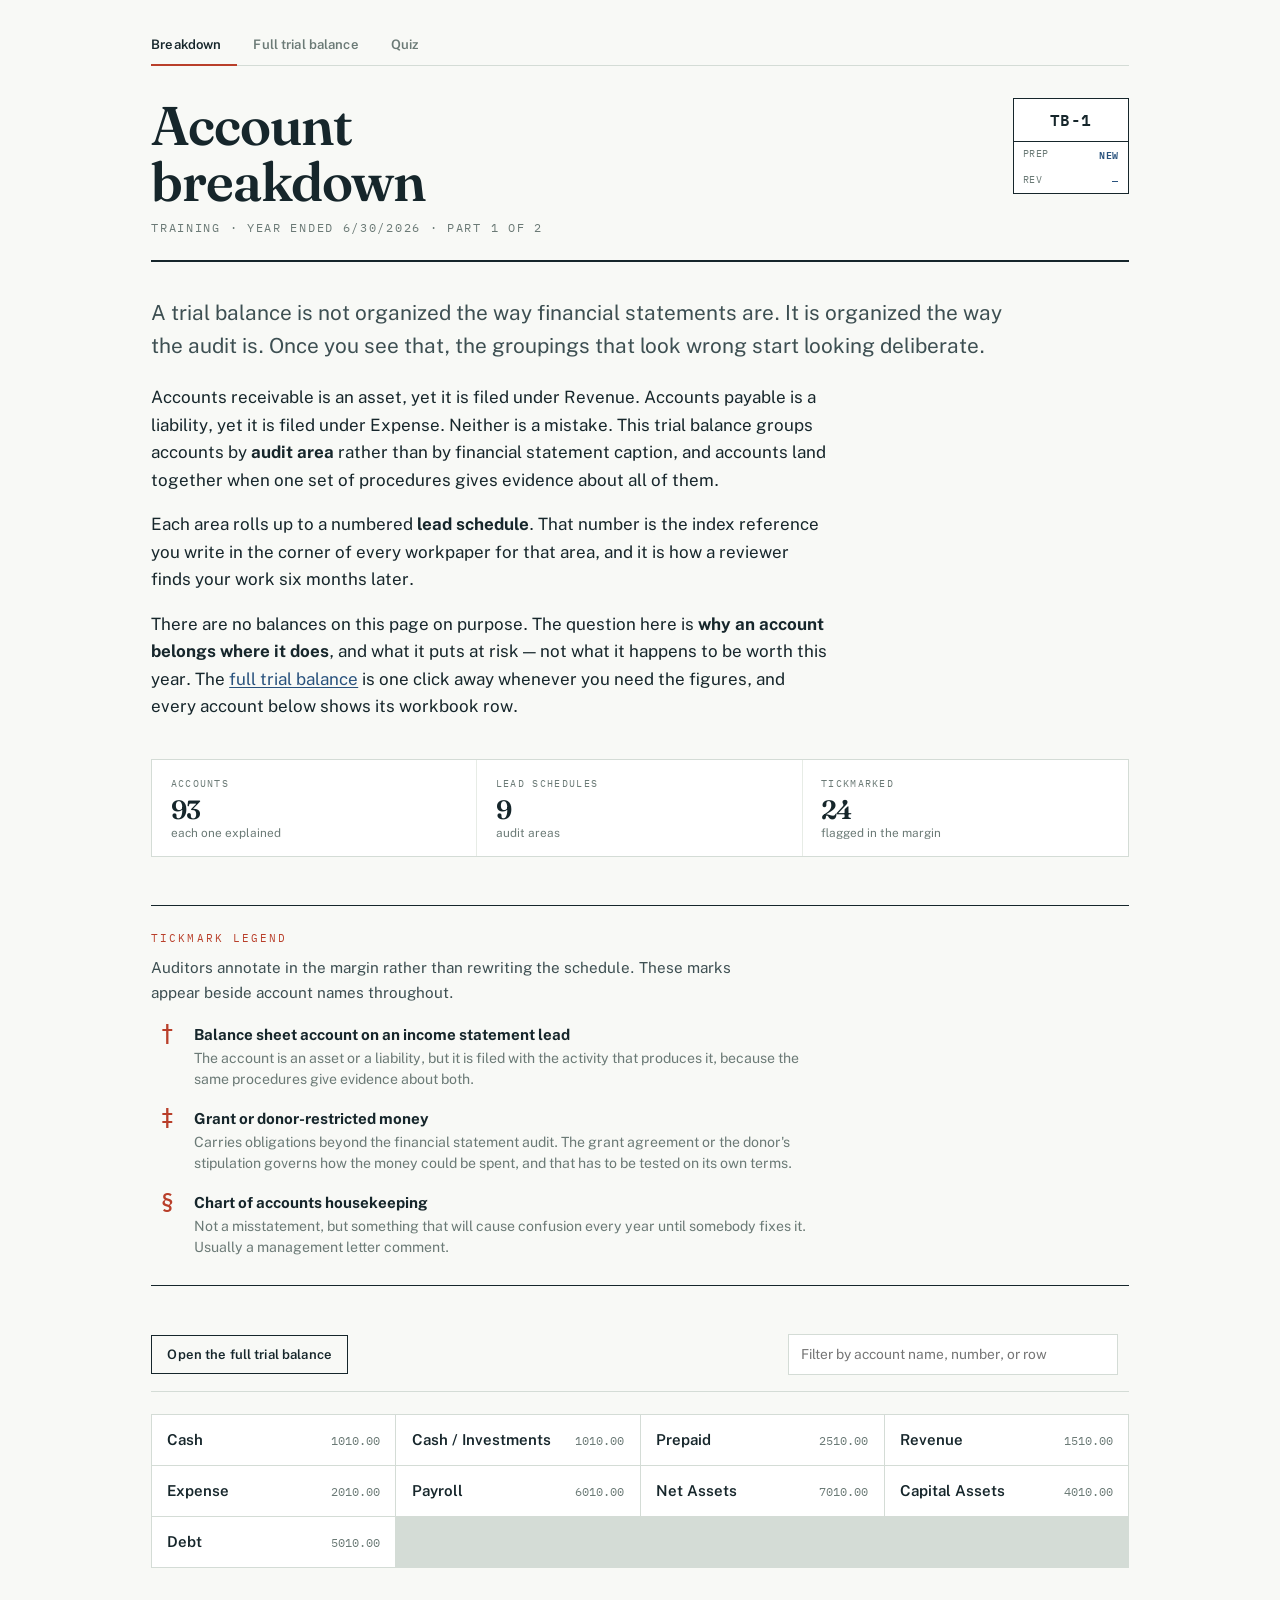
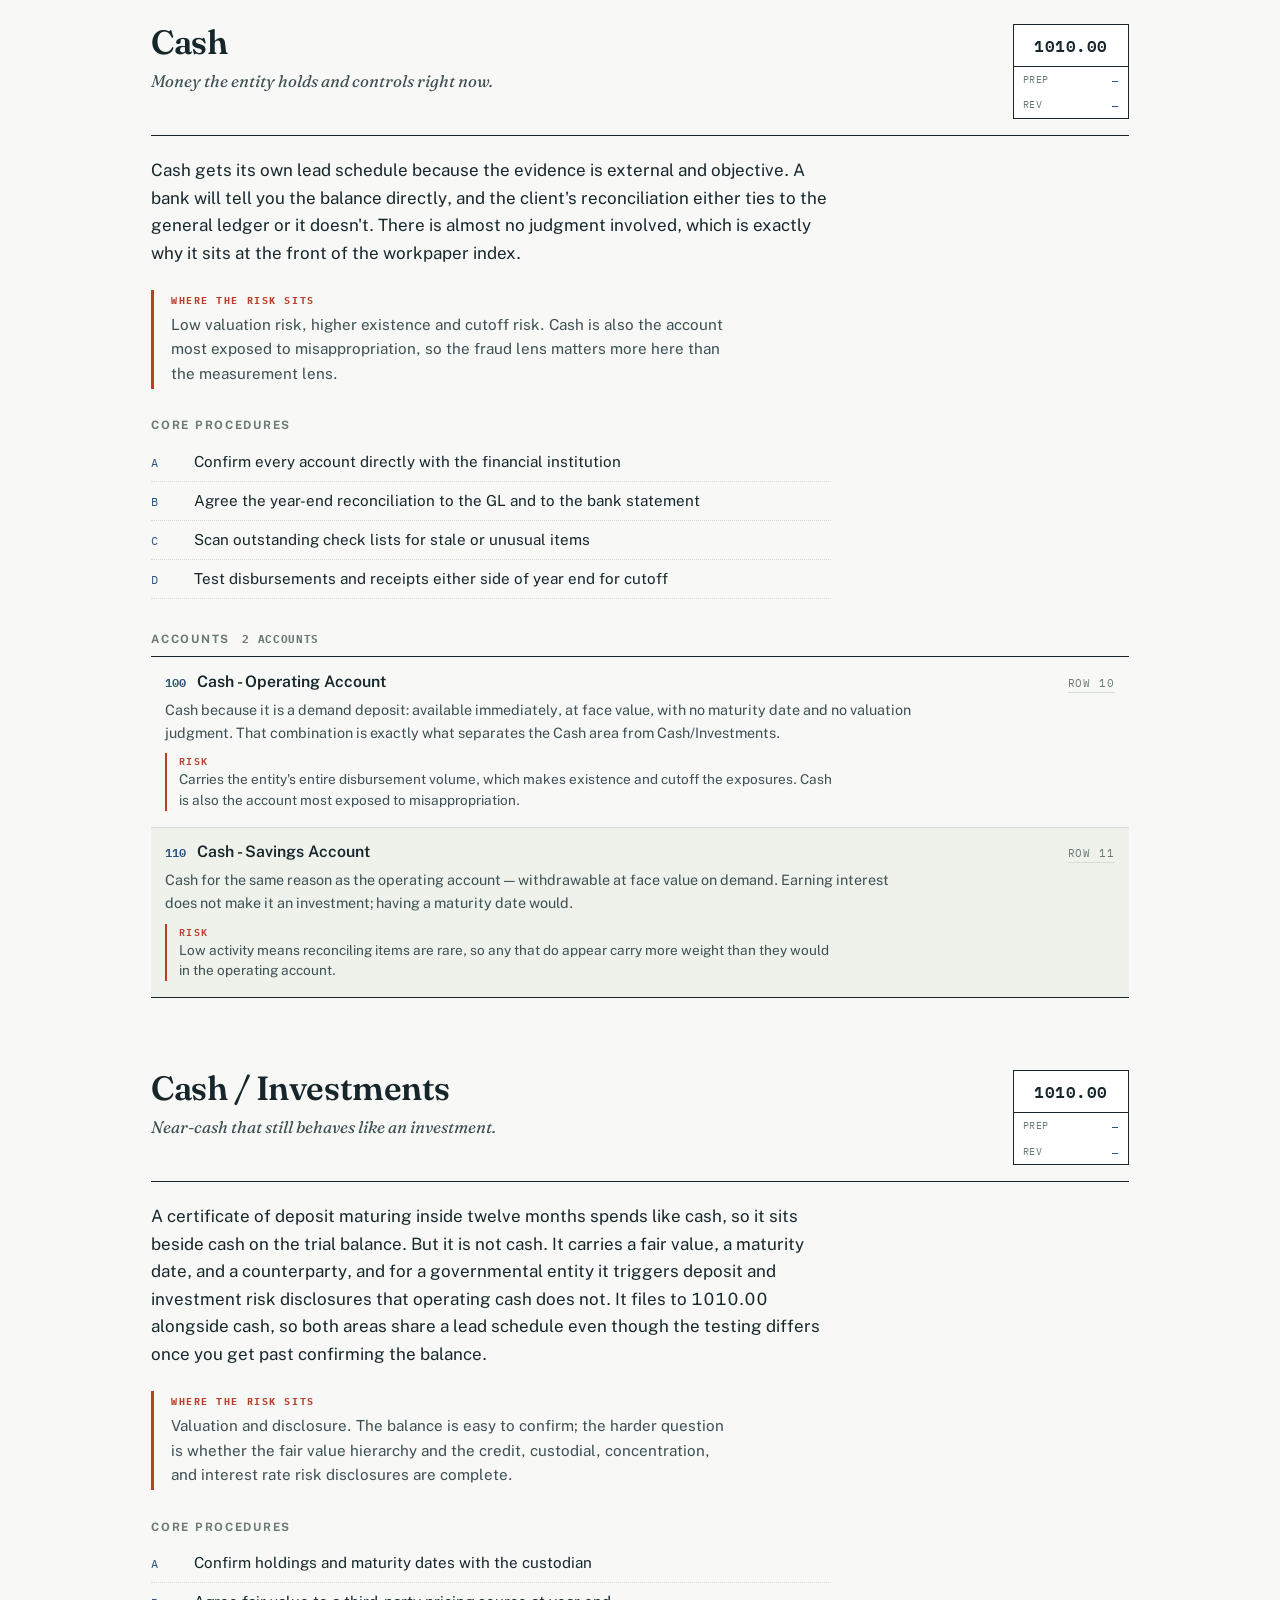
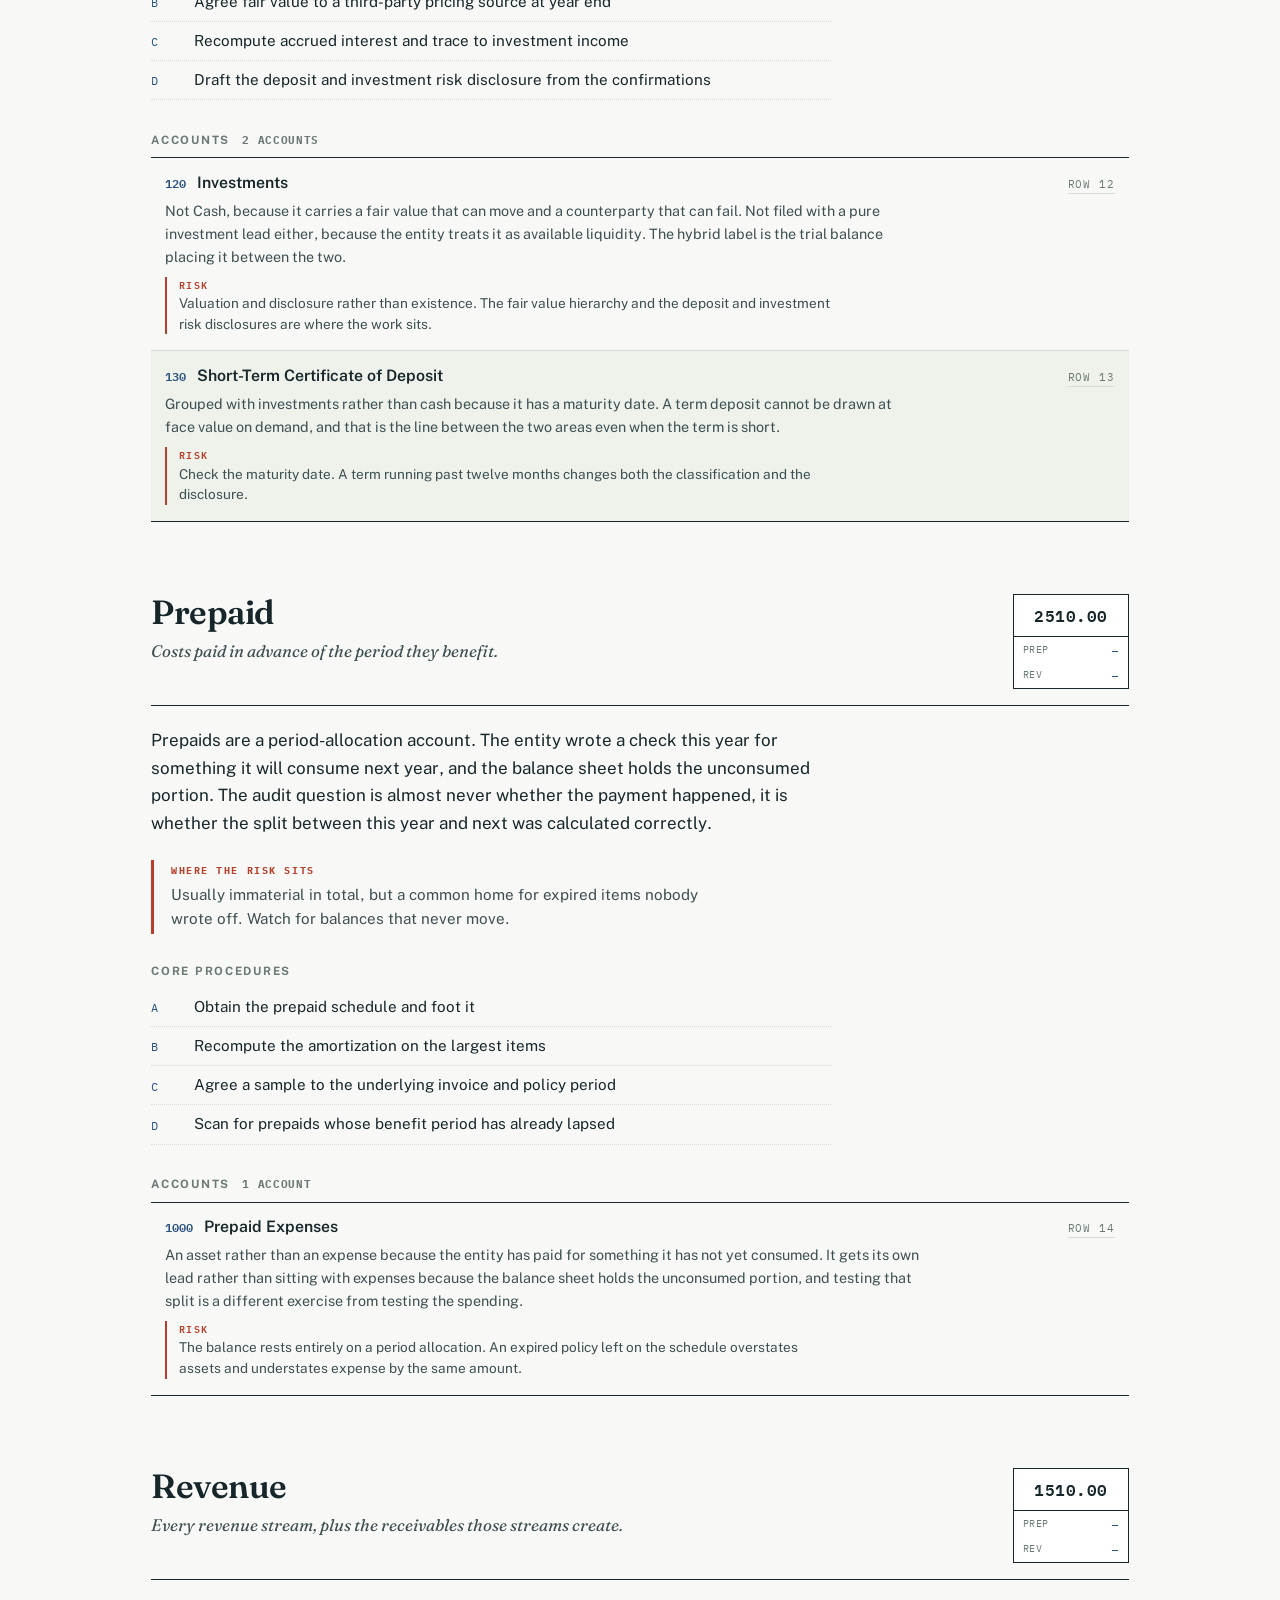
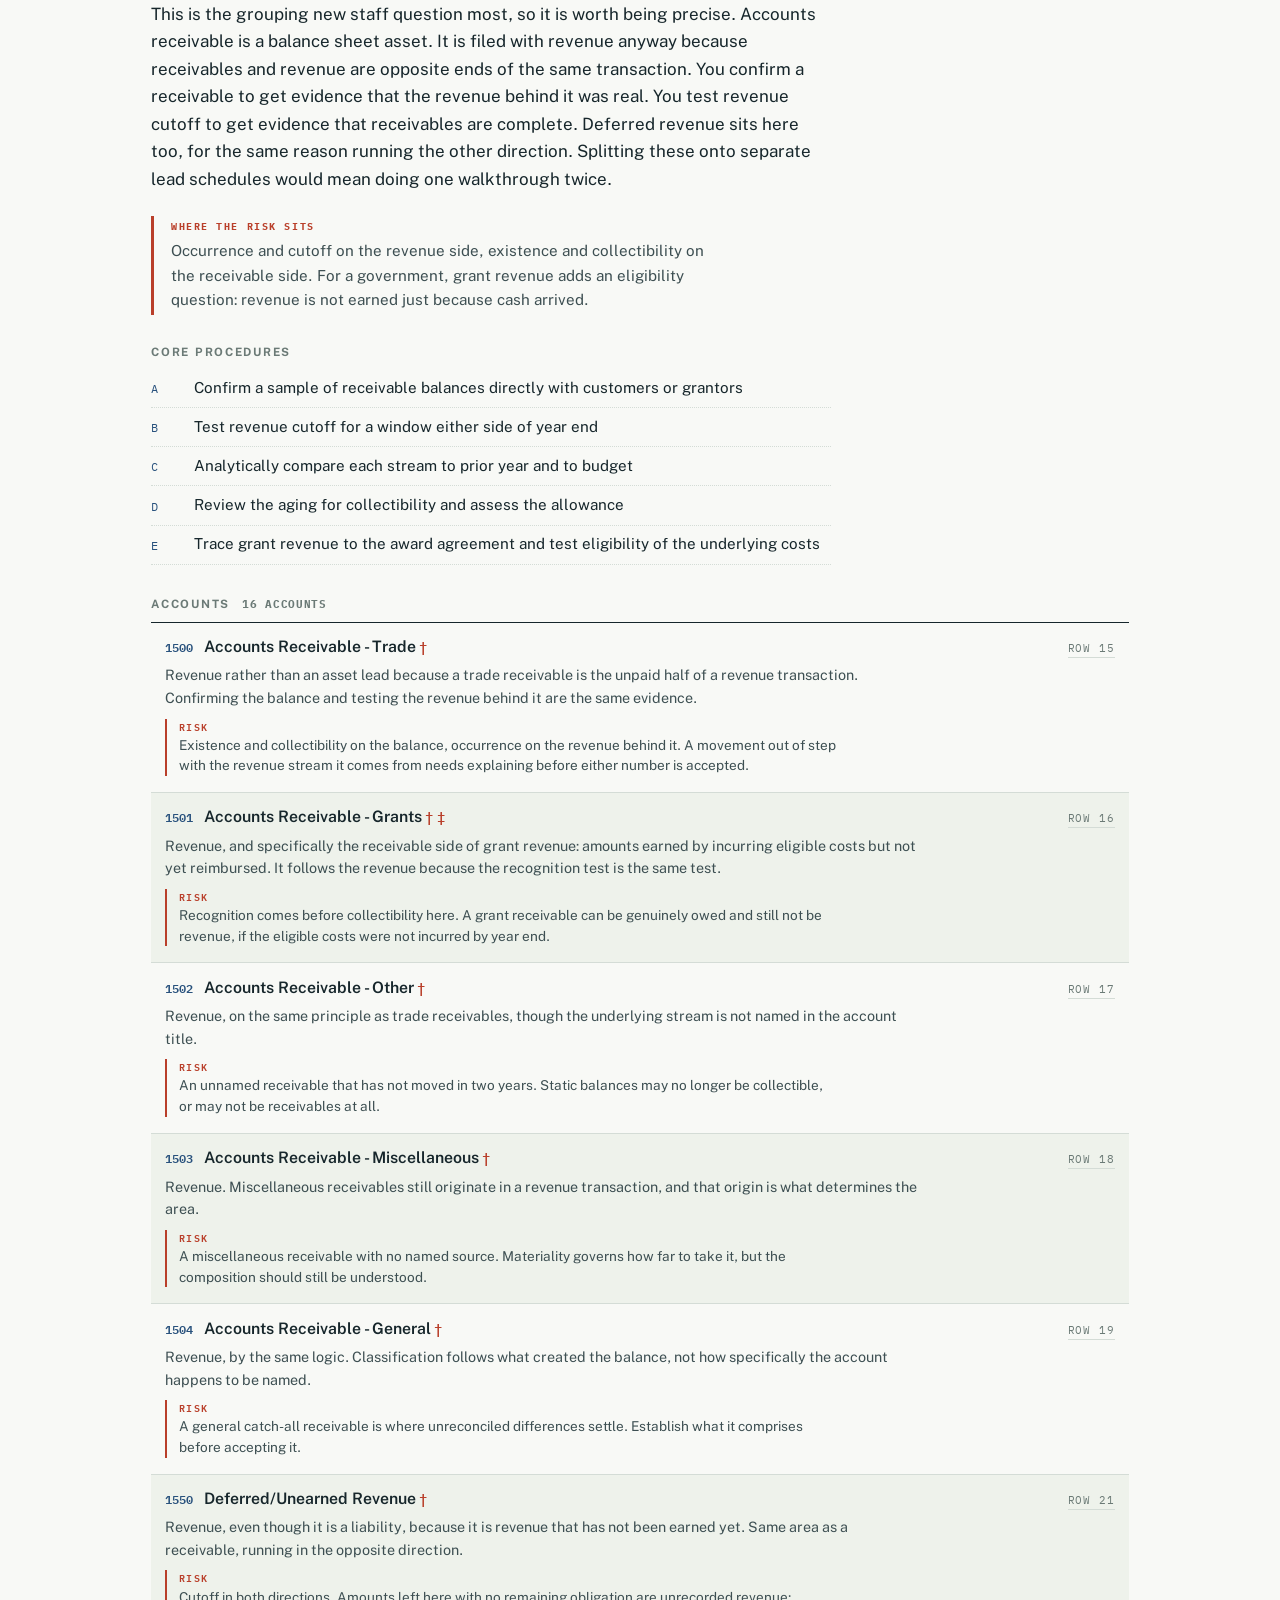
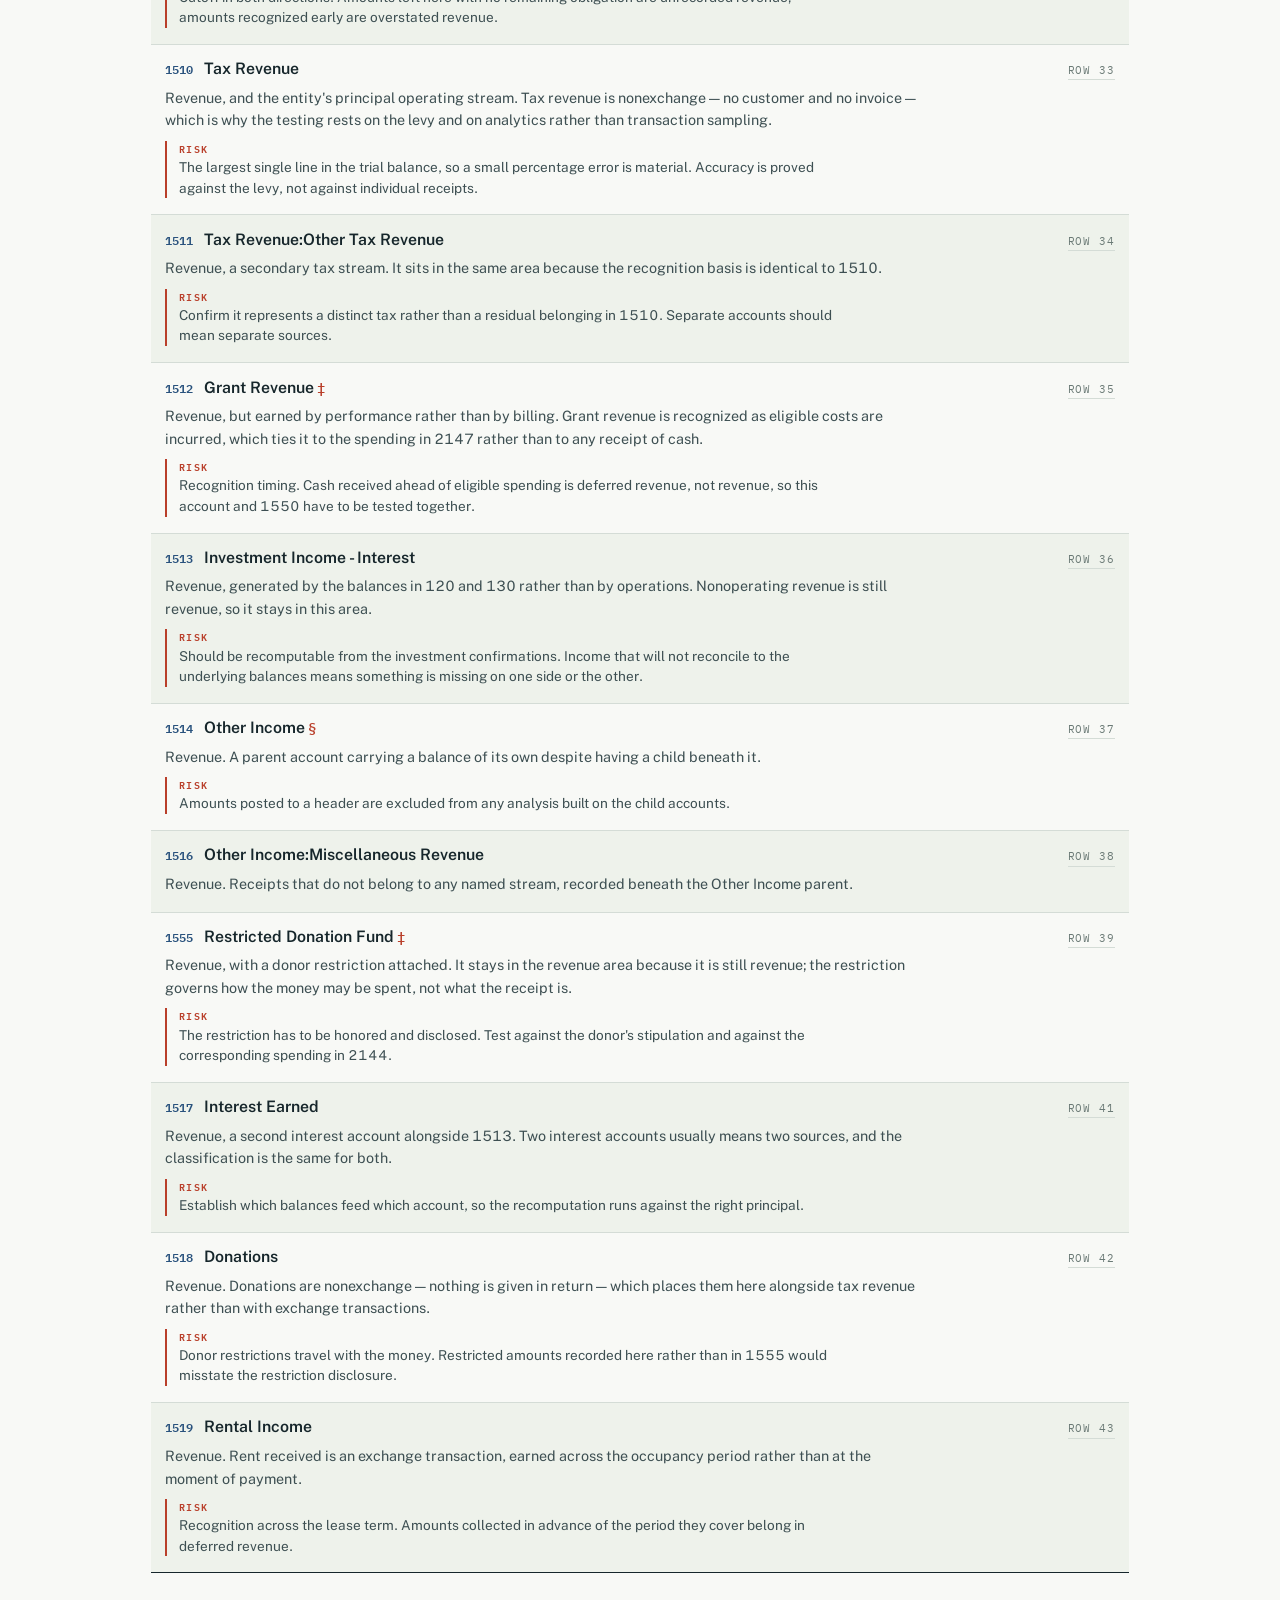
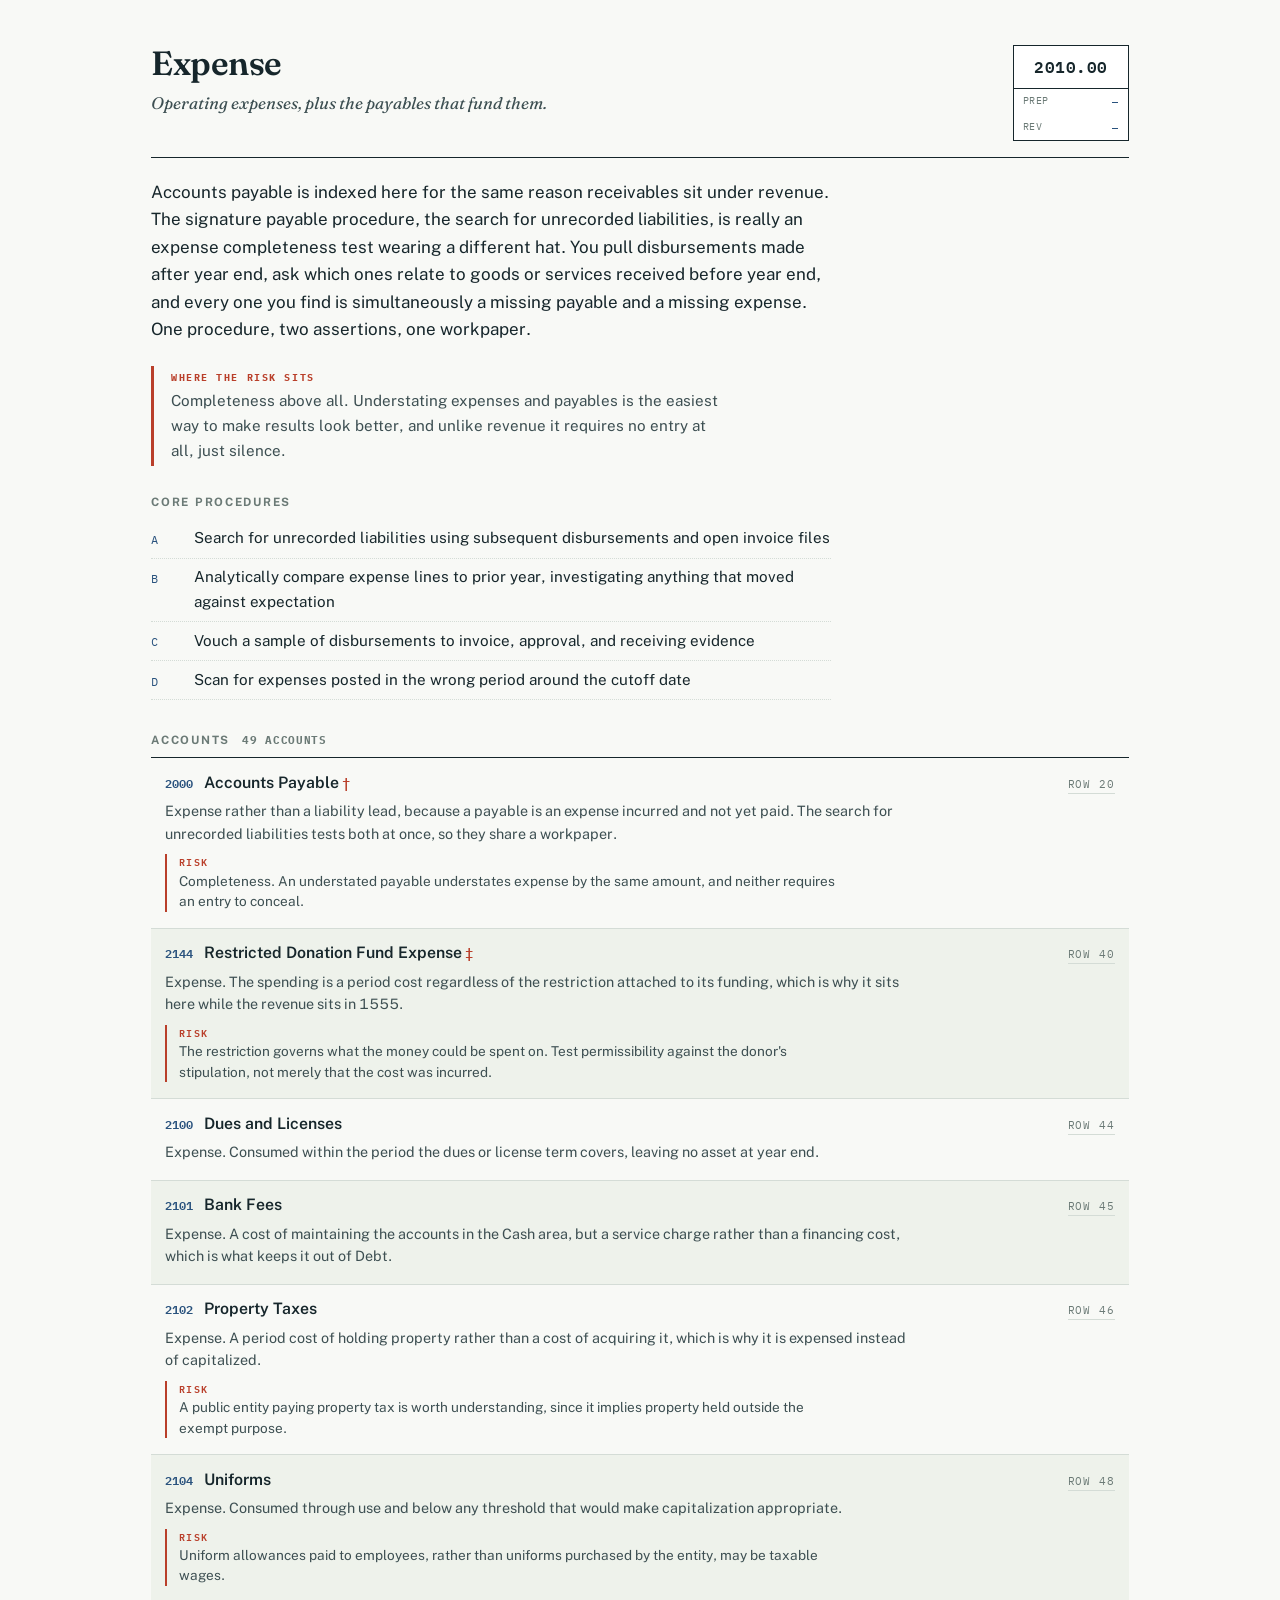
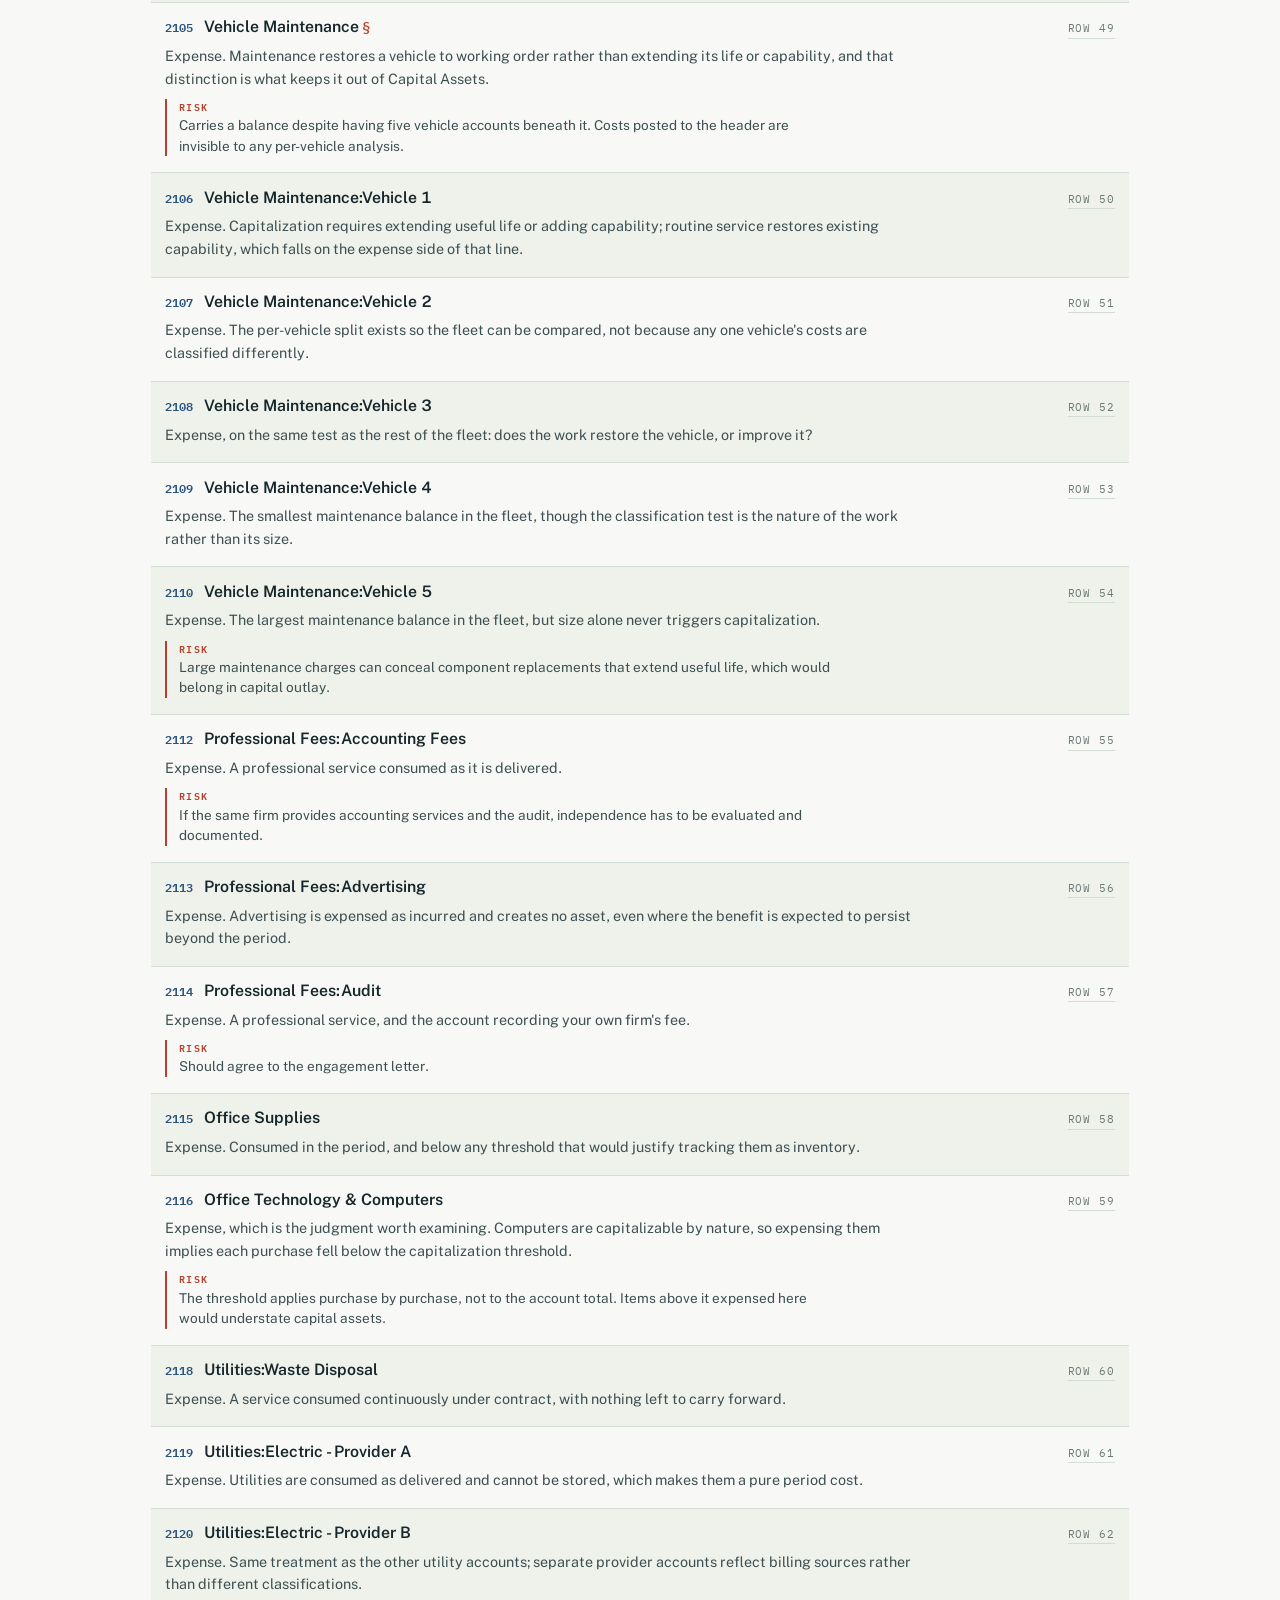
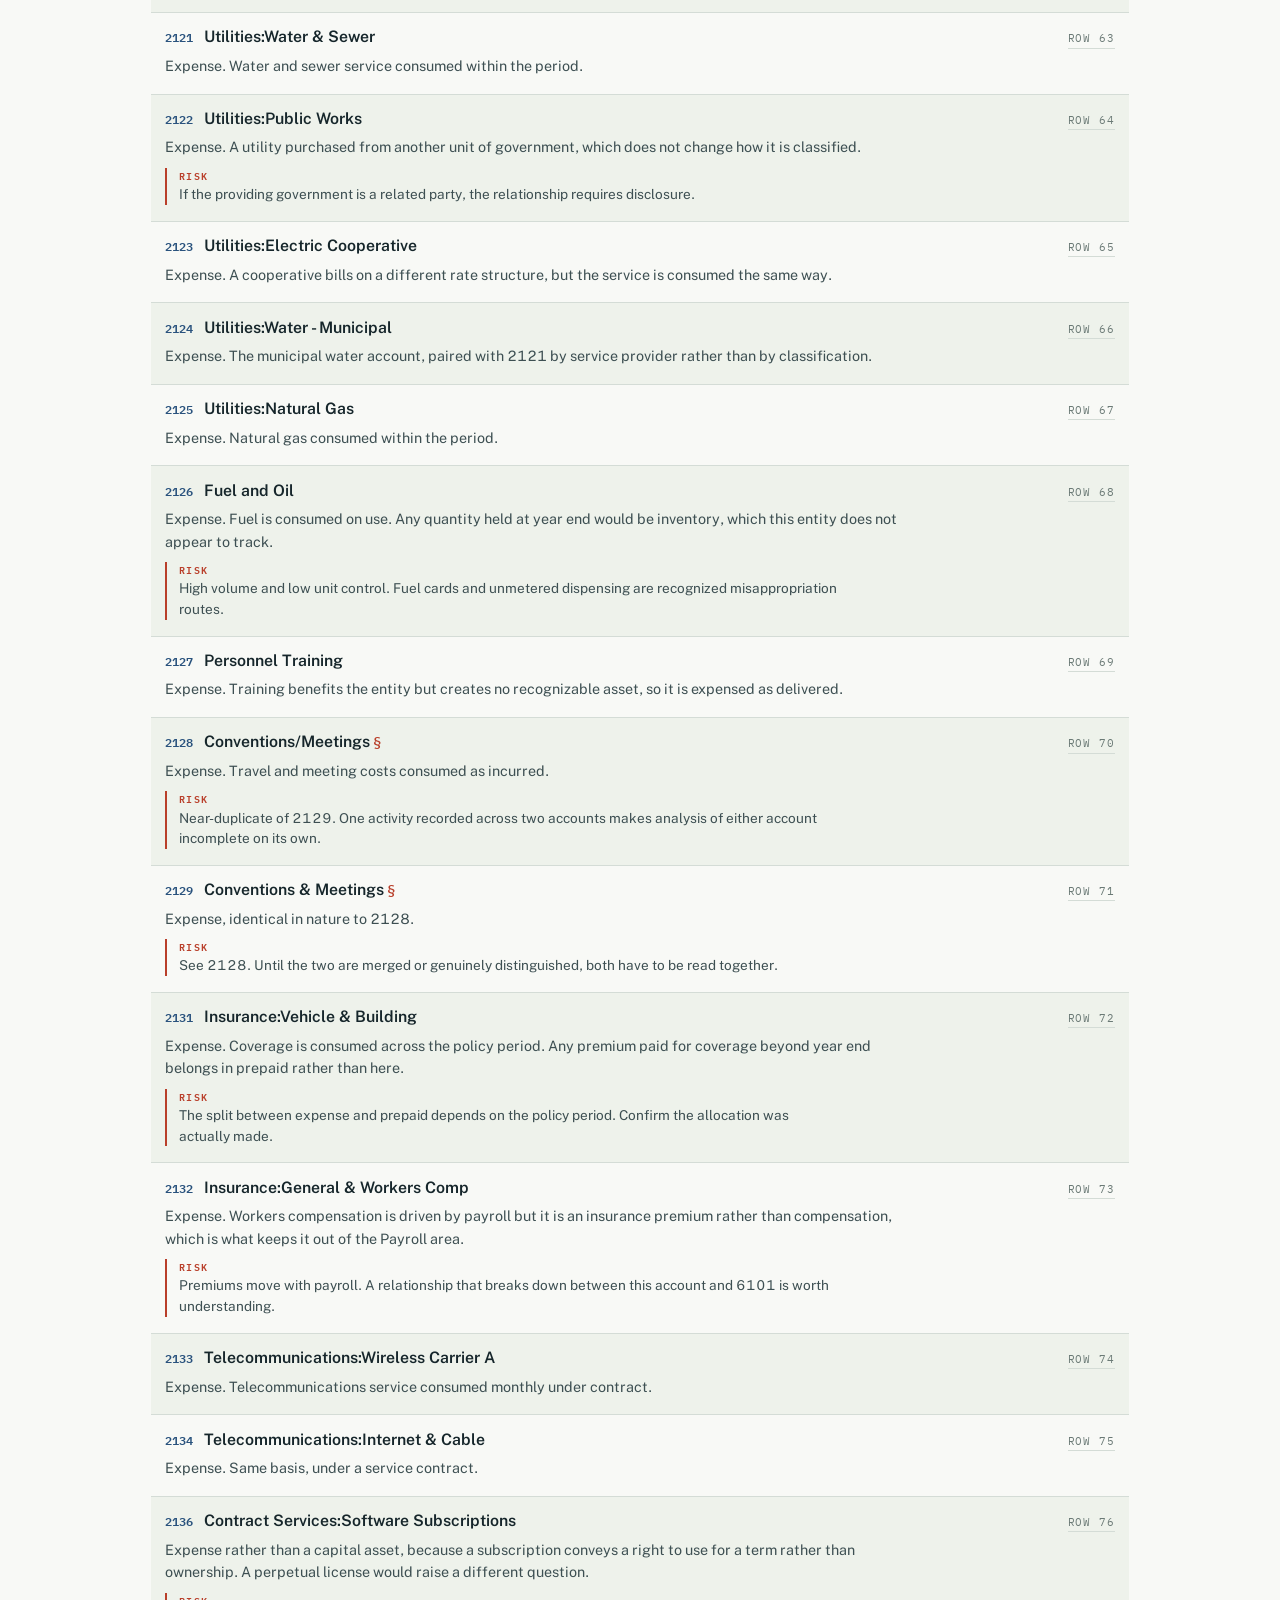
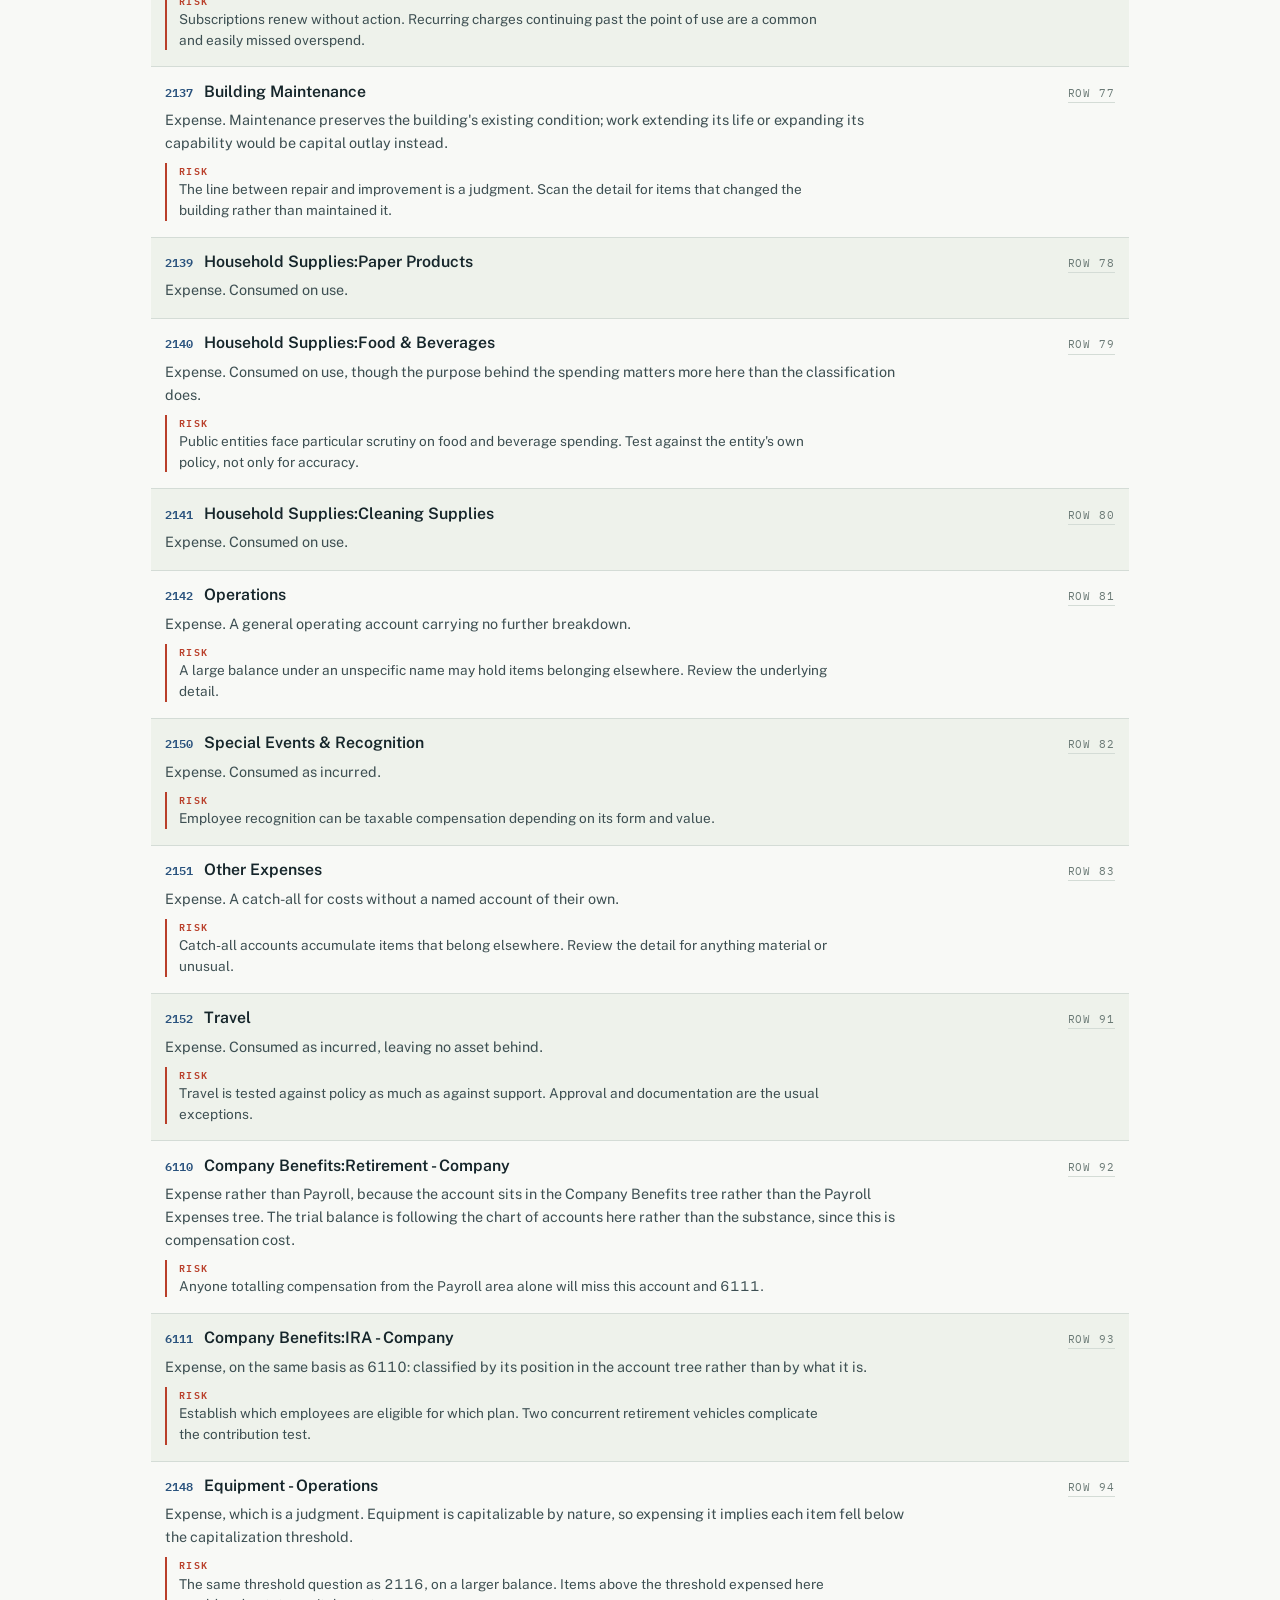
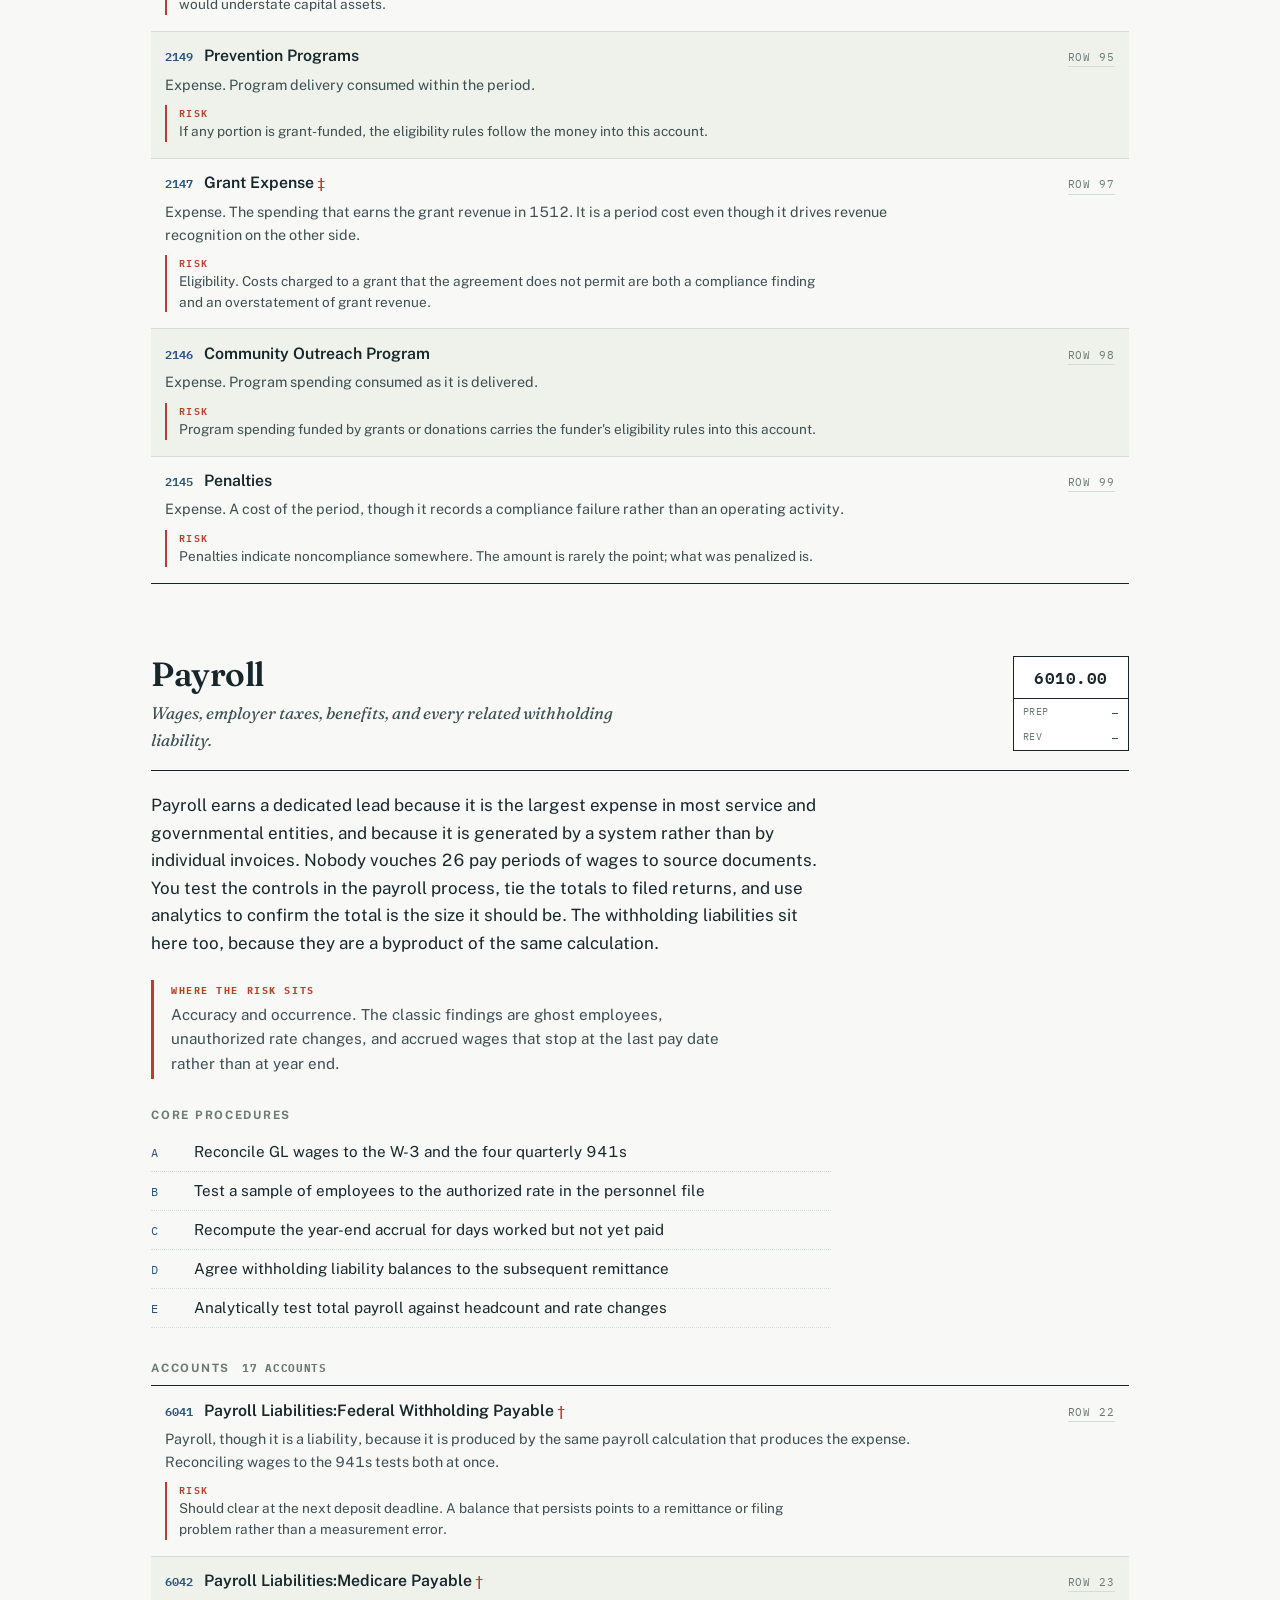
<file: index.html>
<!DOCTYPE html>
<html lang="en">
<head>
<meta charset="utf-8">
<meta name="viewport" content="width=device-width, initial-scale=1">
<title>Account Breakdown — New Staff Audit Training</title>
<meta name="description" content="Why each account on the trial balance is classified where it is, and what it puts at risk.">
<link rel="preconnect" href="https://fonts.googleapis.com">
<link rel="preconnect" href="https://fonts.gstatic.com" crossorigin>
<link href="https://fonts.googleapis.com/css2?family=Fraunces:ital,opsz,wght@0,9..144,400..700;1,9..144,400..600&family=IBM+Plex+Mono:wght@400;500;600&family=Public+Sans:wght@400;500;600;700&display=swap" rel="stylesheet">
<link rel="stylesheet" href="styles.css">
</head>
<body>
<a class="skip-link" href="#areas">Skip to the lead schedules</a>

<div class="shell">

  <nav class="topnav" aria-label="Sections">
    <a class="nbtn on" href="index.html">Breakdown</a>
    <a class="nbtn" href="trial-balance.html">Full trial balance</a>
    <a class="nbtn" href="quiz.html">Quiz</a>
  </nav>

  <header class="sheet-head">
    <div>
      <h1 class="entity">Account<br>breakdown</h1>
      <p class="period">Training &middot; Year ended 6/30/2026 &middot; Part 1 of 2</p>
    </div>
    <div class="index-box">
      <span class="ref">TB-1</span>
      <span class="by">Prep <b>NEW</b></span>
      <span class="by">Rev <b>&mdash;</b></span>
    </div>
  </header>

  <p class="lede">
    A trial balance is not organized the way financial statements are. It is organized
    the way the audit is. Once you see that, the groupings that look wrong start looking
    deliberate.
  </p>

  <div class="prose">
    <p>
      Accounts receivable is an asset, yet it is filed under Revenue. Accounts payable is
      a liability, yet it is filed under Expense. Neither is a mistake. This trial balance
      groups accounts by <b>audit area</b> rather than by financial statement caption, and
      accounts land together when one set of procedures gives evidence about all of them.
    </p>
    <p>
      Each area rolls up to a numbered <b>lead schedule</b>. That number is the index
      reference you write in the corner of every workpaper for that area, and it is how a
      reviewer finds your work six months later.
    </p>
    <p>
      There are no balances on this page on purpose. The question here is <b>why an account
      belongs where it does</b>, and what it puts at risk &mdash; not what it happens to be
      worth this year. The <a href="trial-balance.html">full trial balance</a> is one click
      away whenever you need the figures, and every account below shows its workbook row.
    </p>
  </div>

  <dl class="foots" id="foots"></dl>

  <section class="legend">
    <p class="eyebrow">Tickmark legend</p>
    <p class="legend-intro">
      Auditors annotate in the margin rather than rewriting the schedule. These marks
      appear beside account names throughout.
    </p>
    <ul id="legend"></ul>
  </section>

  <section id="areas">
    <div class="controls-bar">
      <a class="btn ghost small" href="trial-balance.html">Open the full trial balance</a>
      <div class="searchbox">
        <input type="search" id="q" placeholder="Filter by account name, number, or row"
               autocomplete="off" aria-label="Filter accounts">
        <span class="hits" id="hits"></span>
      </div>
    </div>

    <nav class="toc" id="toc" aria-label="Lead schedules"></nav>

    <div id="leads"></div>
  </section>

  <section class="cta">
    <div>
      <h2>Part 2: test yourself</h2>
      <p>Accounts are drawn at random across all nine areas, mixed with questions about
         why the groupings work the way they do.</p>
    </div>
    <a class="btn" href="quiz.html">Start the quiz</a>
  </section>

  <p class="foot-note">
    Row numbers refer to rows in the source workbook. This is training material built on a
    fictional entity.
  </p>

</div>

<script src="tb-data.js"></script>
<script>
(function () {
  "use strict";

  var query = "";

  var esc = function (s) {
    return String(s).replace(/[&<>"]/g, function (c) {
      return { "&": "&amp;", "<": "&lt;", ">": "&gt;", '"': "&quot;" }[c];
    });
  };

  function slug(s) {
    return s.toLowerCase().replace(/[^a-z0-9]+/g, "-").replace(/^-|-$/g, "");
  }

  /* ---------------- summary ---------------- */

  var marked = ACCOUNTS.filter(function (a) { return a.ticks.length; }).length;
  document.getElementById("foots").innerHTML = [
    ["Accounts", ACCOUNTS.length, "each one explained"],
    ["Lead schedules", CATEGORIES.length, "audit areas"],
    ["Tickmarked", marked, "flagged in the margin"]
  ].map(function (r) {
    return "<div><dt>" + r[0] + "</dt><dd>" + r[1] + "<small>" + r[2] + "</small></dd></div>";
  }).join("");

  document.getElementById("legend").innerHTML = Object.keys(TICKS).map(function (k) {
    var t = TICKS[k];
    return '<li><span class="mk">' + t.mark + "</span><span><b>" + esc(t.label) +
           '</b><span class="d">' + esc(t.detail) + "</span></span></li>";
  }).join("");

  document.getElementById("toc").innerHTML = CATEGORIES.map(function (c) {
    return '<a href="#' + slug(c.key) + '"><span class="nm">' + esc(c.name) +
           '</span><span class="rf">' + esc(c.lead) + "</span></a>";
  }).join("");

  /* ---------------- filtering ---------------- */

  function matches(a) {
    if (!query) return true;
    var q = query.toLowerCase();
    return a.name.toLowerCase().indexOf(q) > -1 ||
           String(a.acct).indexOf(q) > -1 ||
           String(a.row).indexOf(q) > -1 ||
           a.cls.toLowerCase().indexOf(q) > -1 ||
           (a.lead || "").indexOf(q) > -1;
  }

  /* ---------------- account entries ---------------- */

  // No table here. Without balances there is nothing to align in columns,
  // and a stacked entry reads properly on a phone.
  function entry(a, i) {
    var marks = a.ticks.map(function (k) {
      return '<span class="tick" title="' + esc(TICKS[k].label) + '">' + TICKS[k].mark + "</span>";
    }).join("");

    var h = '<article class="ac' + (i % 2 === 1 ? " bar" : "") + '">';
    h += '<div class="ac-head">';
    h += '<span class="ac-no">' + a.acct + "</span>";
    h += '<h4 class="ac-nm">' + esc(a.name) + marks + "</h4>";
    h += '<a class="ac-row" href="trial-balance.html#r' + a.row +
         '" title="See this account in the trial balance">row ' + a.row + "</a>";
    h += "</div>";
    h += '<p class="ac-why">' + esc(a.why) + "</p>";
    if (a.risk) {
      h += '<p class="ac-risk"><b>Risk</b>' + esc(a.risk) + "</p>";
    }
    return h + "</article>";
  }

  function indexBox(c) {
    return '<div class="index-box"><span class="ref">' + esc(c.lead) + "</span>" +
           '<span class="by">Prep <b>&mdash;</b></span>' +
           '<span class="by">Rev <b>&mdash;</b></span></div>';
  }

  function render() {
    var shown = 0;
    var html = CATEGORIES.map(function (c) {
      var list = ACCOUNTS.filter(function (a) { return a.cls === c.key && matches(a); });
      if (!list.length) return "";
      shown += list.length;

      var h = '<section class="lead" id="' + slug(c.key) + '">';
      h += '<div class="lead-head"><div>';
      h += '<h2 class="section-title">' + esc(c.name) + "</h2>";
      h += '<p class="tagline">' + esc(c.tagline) + "</p>";
      h += "</div>" + indexBox(c) + "</div>";

      if (!query) {
        h += '<div class="why"><p>' + esc(c.why) + "</p></div>";
        h += '<div class="risk"><b>Where the risk sits</b>' + esc(c.risk) + "</div>";
        h += '<h3 class="sub">Core procedures</h3>';
        h += '<ol class="testing">' + c.testing.map(function (t) {
          return "<li><span>" + esc(t) + "</span></li>";
        }).join("") + "</ol>";
      }

      h += '<h3 class="sub">Accounts <span class="rowcount">&nbsp;' + list.length +
           (list.length === 1 ? " account" : " accounts") + "</span></h3>";
      h += '<div class="aclist">' + list.map(entry).join("") + "</div>";
      return h + "</section>";
    }).join("");

    document.getElementById("leads").innerHTML = shown
      ? html
      : '<p class="empty">No account matches &ldquo;' + esc(query) +
        "&rdquo;. Try an account number, part of a name, or a workbook row number.</p>";

    document.getElementById("hits").textContent =
      query ? shown + (shown === 1 ? " account" : " accounts") : "";

    document.getElementById("toc").style.display = query ? "none" : "";
  }

  var qEl = document.getElementById("q");
  var timer;
  qEl.addEventListener("input", function () {
    clearTimeout(timer);
    timer = setTimeout(function () {
      query = qEl.value.trim();
      render();
    }, 120);
  });

  render();
})();
</script>
</body>
</html>
</file>
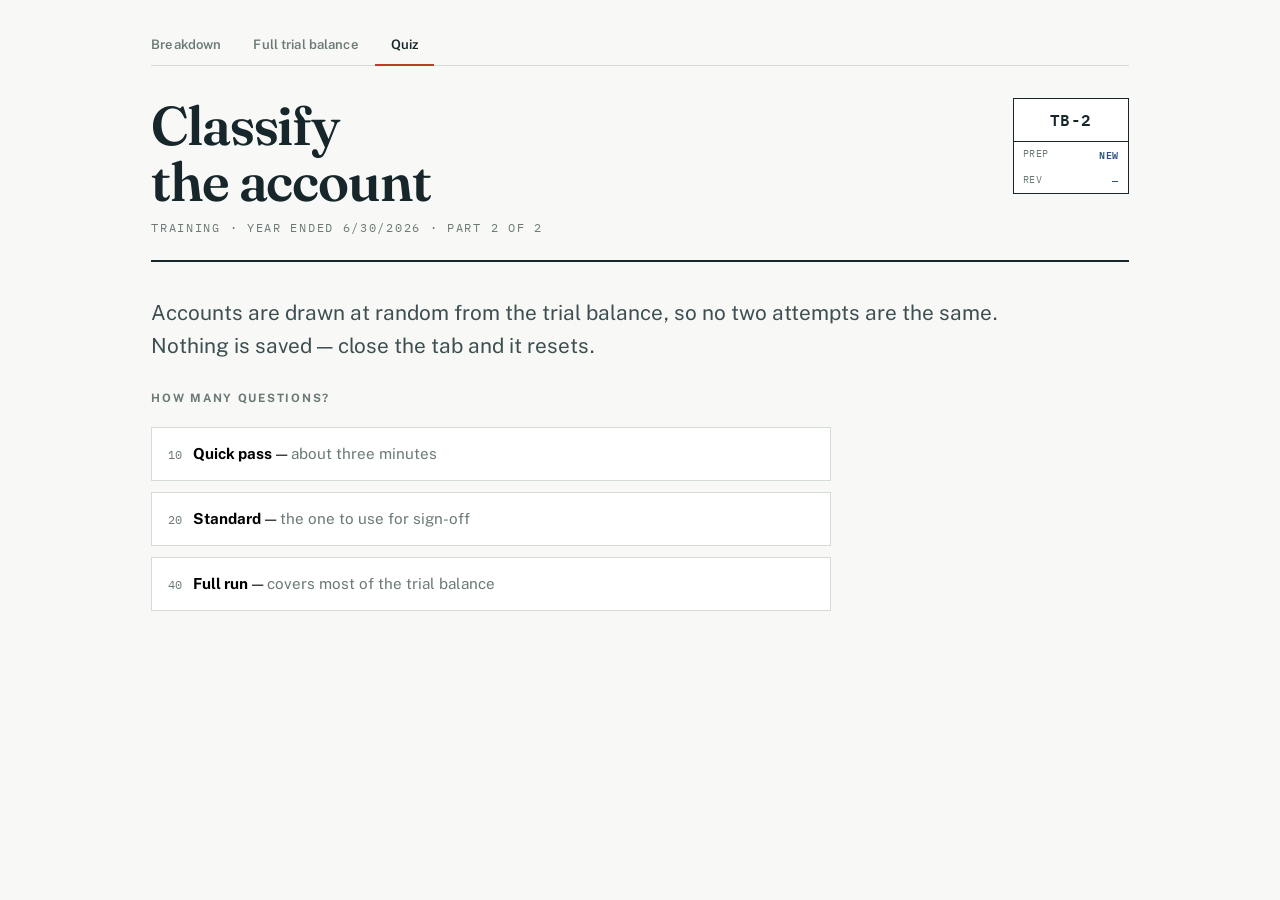
<file: quiz.html>
<!DOCTYPE html>
<html lang="en">
<head>
<meta charset="utf-8">
<meta name="viewport" content="width=device-width, initial-scale=1">
<title>Quiz — New Staff Audit Training</title>
<meta name="description" content="Classify trial balance accounts to the correct audit lead schedule.">
<link rel="preconnect" href="https://fonts.googleapis.com">
<link rel="preconnect" href="https://fonts.gstatic.com" crossorigin>
<link href="https://fonts.googleapis.com/css2?family=Fraunces:ital,opsz,wght@0,9..144,400..700;1,9..144,400..600&family=IBM+Plex+Mono:wght@400;500;600&family=Public+Sans:wght@400;500;600;700&display=swap" rel="stylesheet">
<link rel="stylesheet" href="styles.css">
</head>
<body>
<div class="shell">

  <nav class="topnav" aria-label="Sections">
    <a class="nbtn" href="index.html">Breakdown</a>
    <a class="nbtn" href="trial-balance.html">Full trial balance</a>
    <a class="nbtn on" href="quiz.html">Quiz</a>
  </nav>

  <header class="sheet-head">
    <div>
      <h1 class="entity">Classify<br>the account</h1>
      <p class="period">Training &middot; Year ended 6/30/2026 &middot; Part 2 of 2</p>
    </div>
    <div class="index-box">
      <span class="ref">TB-2</span>
      <span class="by">Prep <b>NEW</b></span>
      <span class="by">Rev <b>&mdash;</b></span>
    </div>
  </header>

  <main id="stage"></main>

</div>

<script src="tb-data.js"></script>
<script>
(function () {
  "use strict";

  var stage = document.getElementById("stage");
  var CATS = CATEGORIES.map(function (c) { return c.key; });
  var CATNAME = {};
  var CATWHY = {};
  CATEGORIES.forEach(function (c) {
    CATNAME[c.key] = c.name;
    CATWHY[c.key] = c.why;
  });

  var state = null;

  var esc = function (s) {
    return String(s).replace(/[&<>"]/g, function (c) {
      return { "&": "&amp;", "<": "&lt;", ">": "&gt;", '"': "&quot;" }[c];
    });
  };

  var money = function (n) {
    if (n === 0) return "\u2014";
    var s = Math.abs(n).toLocaleString("en-US");
    return n < 0 ? "(" + s + ")" : s;
  };

  function shuffle(a) {
    var r = a.slice();
    for (var i = r.length - 1; i > 0; i--) {
      var j = Math.floor(Math.random() * (i + 1));
      var t = r[i]; r[i] = r[j]; r[j] = t;
    }
    return r;
  }

  /* The revised trial balance resolved the classifications that were
     previously disputable, so every account is fair game. */
  var POOL = ACCOUNTS.slice();

  /* Categories that are easy to confuse with each other. Distractors are
     drawn from here first so the wrong answers are actually tempting. */
  var CONFUSABLE = {
    "Cash": ["Cash/Investments", "Prepaid", "Net Assets"],
    "Cash/Investments": ["Cash", "Revenue", "Capital Assets"],
    "Prepaid": ["Expense", "Cash", "Capital Assets"],
    "Revenue": ["Expense", "Net Assets", "Cash/Investments"],
    "Expense": ["Payroll", "Revenue", "Debt"],
    "Payroll": ["Expense", "Net Assets", "Debt"],
    "Net Assets": ["Revenue", "Cash", "Debt"],
    "Capital Assets": ["Expense", "Debt", "Prepaid"],
    "Debt": ["Expense", "Capital Assets", "Net Assets"]
  };

  function buildClassify(a) {
    var wrong = shuffle((CONFUSABLE[a.cls] || []).filter(function (c) { return c !== a.cls; }));
    var pool = shuffle(CATS.filter(function (c) {
      return c !== a.cls && wrong.indexOf(c) === -1;
    }));
    var picks = wrong.concat(pool).slice(0, 3);
    var opts = shuffle(picks.concat([a.cls]));

    // The classification rationale is the teaching moment, so it is what
    // gets shown after the answer regardless of right or wrong.
    var why = a.why || (CATNAME[a.cls] + ": " + CATWHY[a.cls].split(". ")[0] + ".");

    return {
      kind: "classify",
      stem: a.name,
      meta: "Account <b>" + a.acct + "</b> &middot; row " + a.row +
            " &middot; adjusted balance " + money(a.cy) + " &middot; which lead schedule?",
      options: opts.map(function (c) { return CATNAME[c]; }),
      answer: opts.indexOf(a.cls),
      why: why
    };
  }

  function buildReasoning(r) {
    var idx = r.options.map(function (o, i) { return i; });
    var order = shuffle(idx);
    return {
      kind: "reasoning",
      stem: r.q,
      meta: "Why the grouping works this way",
      options: order.map(function (i) { return r.options[i]; }),
      answer: order.indexOf(r.a),
      why: r.why
    };
  }

  /* A flat random draw would be 55% Expense accounts, since that is how the
     trial balance is shaped. Trainees would learn to guess "Expense" and
     score well without understanding anything. So sample round-robin across
     categories instead: every area gets roughly equal airtime, which means
     the small ones with distinctive treatment — Prepaid, Debt, Net Assets —
     actually show up. */
  function drawAccounts(n) {
    var buckets = {};
    POOL.forEach(function (a) {
      (buckets[a.cls] = buckets[a.cls] || []).push(a);
    });
    Object.keys(buckets).forEach(function (k) {
      buckets[k] = shuffle(buckets[k]);
    });

    var picked = [];
    var order = shuffle(Object.keys(buckets));
    var exhausted = false;

    while (picked.length < n && !exhausted) {
      exhausted = true;
      for (var i = 0; i < order.length && picked.length < n; i++) {
        var b = buckets[order[i]];
        if (b.length) { picked.push(b.pop()); exhausted = false; }
      }
      order = shuffle(order);
    }
    return picked;
  }

  function makeSet(n) {
    // Roughly one reasoning question in four, spread through the run rather
    // than arriving in a block at the end.
    var nReason = Math.min(REASONING.length, Math.max(2, Math.round(n / 4)));
    var nClass = n - nReason;

    var qs = drawAccounts(nClass).map(buildClassify)
      .concat(shuffle(REASONING).slice(0, nReason).map(buildReasoning));

    return shuffle(qs);
  }

  /* ---------------- screens ---------------- */

  function renderSetup() {
    stage.innerHTML =
      '<p class="lede">Accounts are drawn at random from the trial balance, so no two ' +
      'attempts are the same. Nothing is saved &mdash; close the tab and it resets.</p>' +
      '<div class="setup">' +
      '<h3 class="sub">How many questions?</h3>' +
      '<div class="opt-grid">' +
      len(10, "Quick pass", "about three minutes") +
      len(20, "Standard", "the one to use for sign-off") +
      len(40, "Full run", "covers most of the trial balance") +
      "</div></div>";

    Array.prototype.forEach.call(stage.querySelectorAll("[data-n]"), function (b) {
      b.addEventListener("click", function () {
        start(parseInt(b.getAttribute("data-n"), 10));
      });
    });
  }

  function len(n, label, sub) {
    return '<button class="choice" data-n="' + n + '">' +
           '<span class="kx">' + n + "</span><b>" + label + "</b> &mdash; " +
           '<span style="color:var(--muted)">' + sub + "</span></button>";
  }

  function start(n) {
    state = { qs: makeSet(n), i: 0, score: 0, missed: [] };
    renderQuestion();
  }

  function renderQuestion() {
    var q = state.qs[state.i];
    var pct = Math.round((state.i / state.qs.length) * 100);

    stage.innerHTML =
      '<div class="progress"><span>' + (state.i + 1) + " / " + state.qs.length + "</span>" +
      '<span class="bar"><i style="width:' + pct + '%"></i></span>' +
      "<span>" + state.score + " correct</span></div>" +
      '<div class="qcard">' +
      '<h2 class="qstem">' + esc(q.stem) + "</h2>" +
      '<p class="qmeta">' + q.meta + "</p>" +
      '<div class="opt-grid" id="opts">' +
      q.options.map(function (o, i) {
        return '<button class="choice" data-i="' + i + '">' +
               '<span class="kx">' + "ABCD".charAt(i) + "</span>" + esc(o) + "</button>";
      }).join("") +
      '</div><div id="fb"></div></div>';

    Array.prototype.forEach.call(stage.querySelectorAll("[data-i]"), function (b) {
      b.addEventListener("click", function () {
        answer(parseInt(b.getAttribute("data-i"), 10));
      });
    });
  }

  function answer(pick) {
    var q = state.qs[state.i];
    var right = pick === q.answer;
    if (right) state.score++;
    else state.missed.push({ q: q.stem, correct: q.options[q.answer], why: q.why });

    Array.prototype.forEach.call(stage.querySelectorAll("[data-i]"), function (b) {
      var i = parseInt(b.getAttribute("data-i"), 10);
      b.disabled = true;
      if (i === q.answer) b.classList.add("right");
      else if (i === pick) b.classList.add("wrong");
    });

    var last = state.i === state.qs.length - 1;
    document.getElementById("fb").innerHTML =
      '<div class="verdict ' + (right ? "ok" : "no") + '">' +
      '<p class="vh">' + (right ? "Correct" : "Correct answer: " + esc(q.options[q.answer])) + "</p>" +
      "<p>" + esc(q.why) + "</p></div>" +
      '<div class="controls"><button class="btn" id="next">' +
      (last ? "See results" : "Next question") + "</button></div>";

    var btn = document.getElementById("next");
    btn.addEventListener("click", function () {
      if (last) { renderResults(); }
      else { state.i++; renderQuestion(); }
    });
    btn.focus();
  }

  function renderResults() {
    var n = state.qs.length;
    var pct = Math.round((state.score / n) * 100);
    var verdict =
      pct >= 90 ? "Solid. You can read this trial balance without help." :
      pct >= 75 ? "Close. Reread the schedules behind the ones you missed." :
      "Work through Part 1 again before your first engagement.";

    var h = '<p class="eyebrow">Result</p>' +
            '<div class="score">' + pct + "<span>%</span></div>" +
            '<p class="lede" style="margin-top:0.6rem">' + state.score + " of " + n +
            " correct. " + verdict + "</p>";

    if (state.missed.length) {
      h += '<div class="missed"><h3 class="sub">What to review</h3><ul>' +
        state.missed.map(function (m) {
          return "<li><span class=\"mq\">" + esc(m.q) + "</span>" +
                 '<span class="ma">Correct answer: <b>' + esc(m.correct) + "</b>. " +
                 esc(m.why) + "</span></li>";
        }).join("") + "</ul></div>";
    }

    h += '<div class="controls">' +
         '<button class="btn" id="again">Take it again</button>' +
         '<a class="btn ghost" href="index.html">Back to the trial balance</a></div>';

    stage.innerHTML = h;
    document.getElementById("again").addEventListener("click", renderSetup);
    window.scrollTo(0, 0);
  }

  renderSetup();
})();
</script>
</body>
</html>
</file>
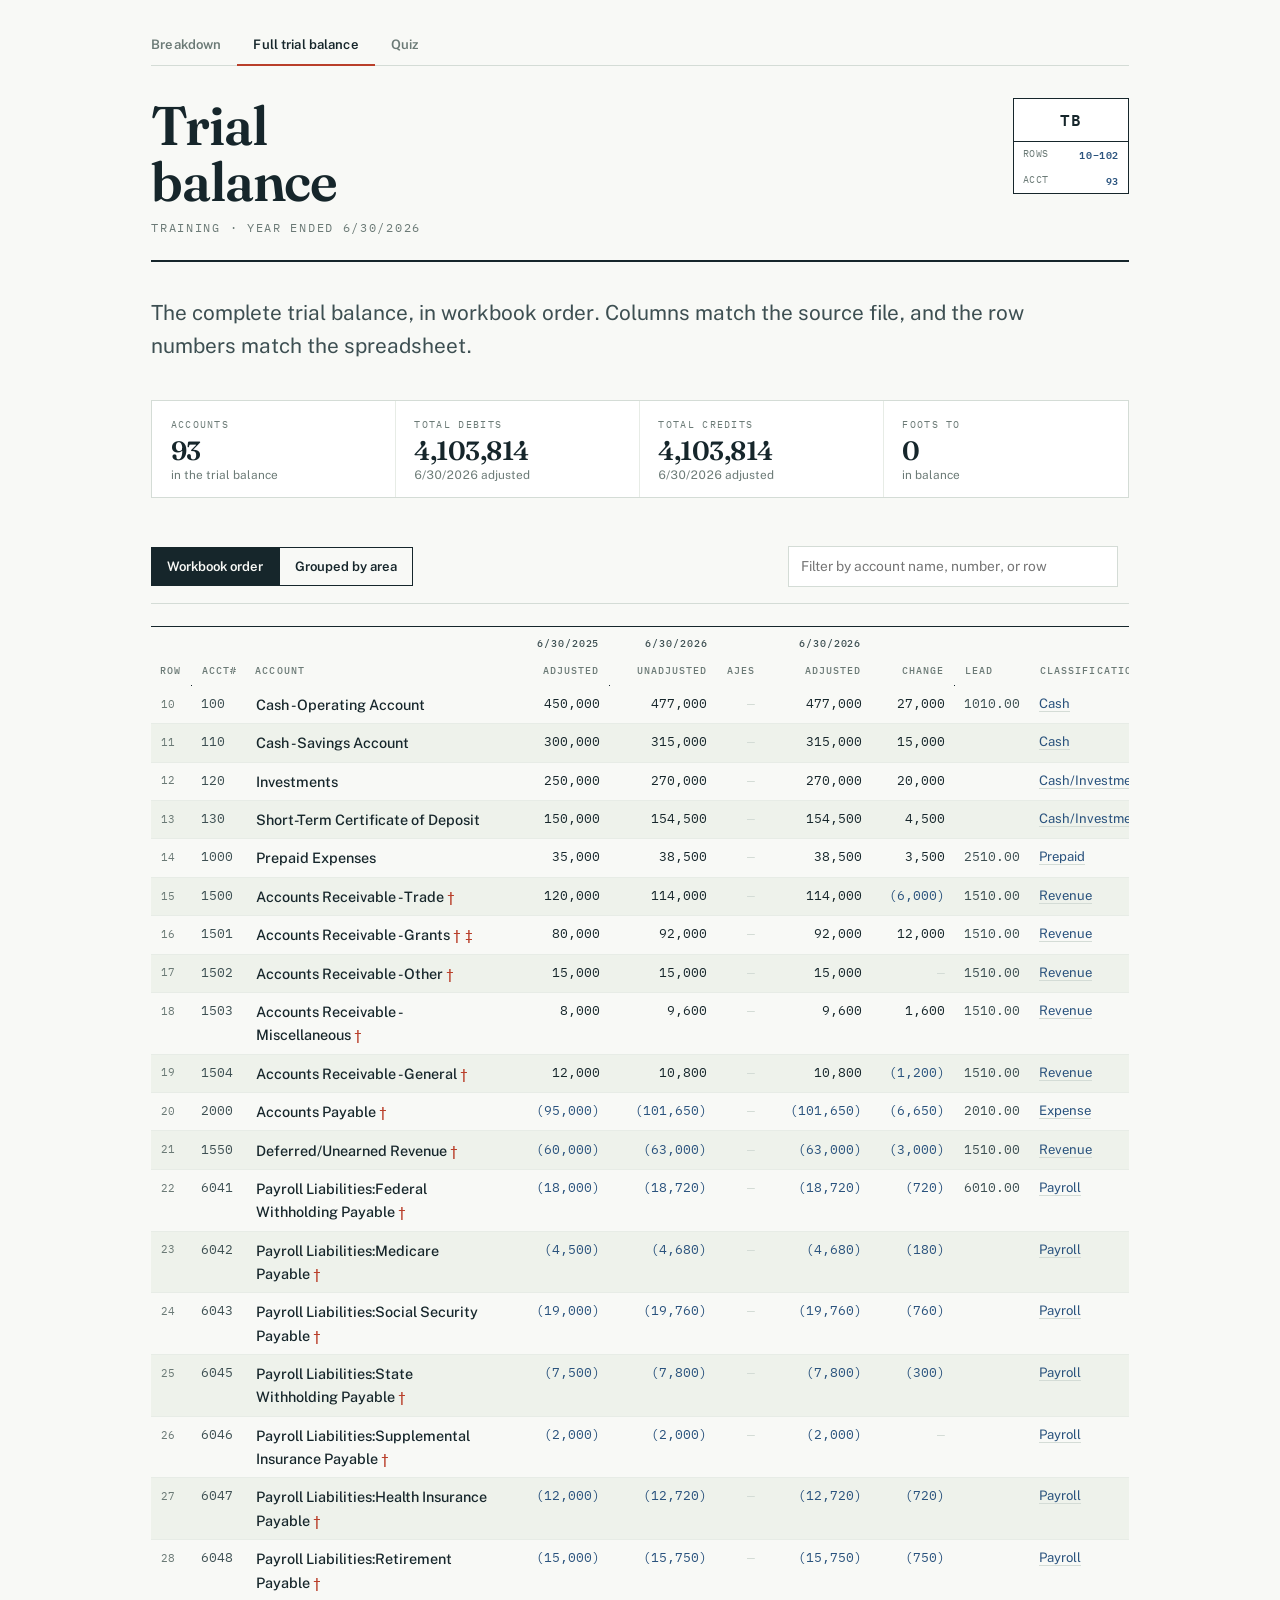
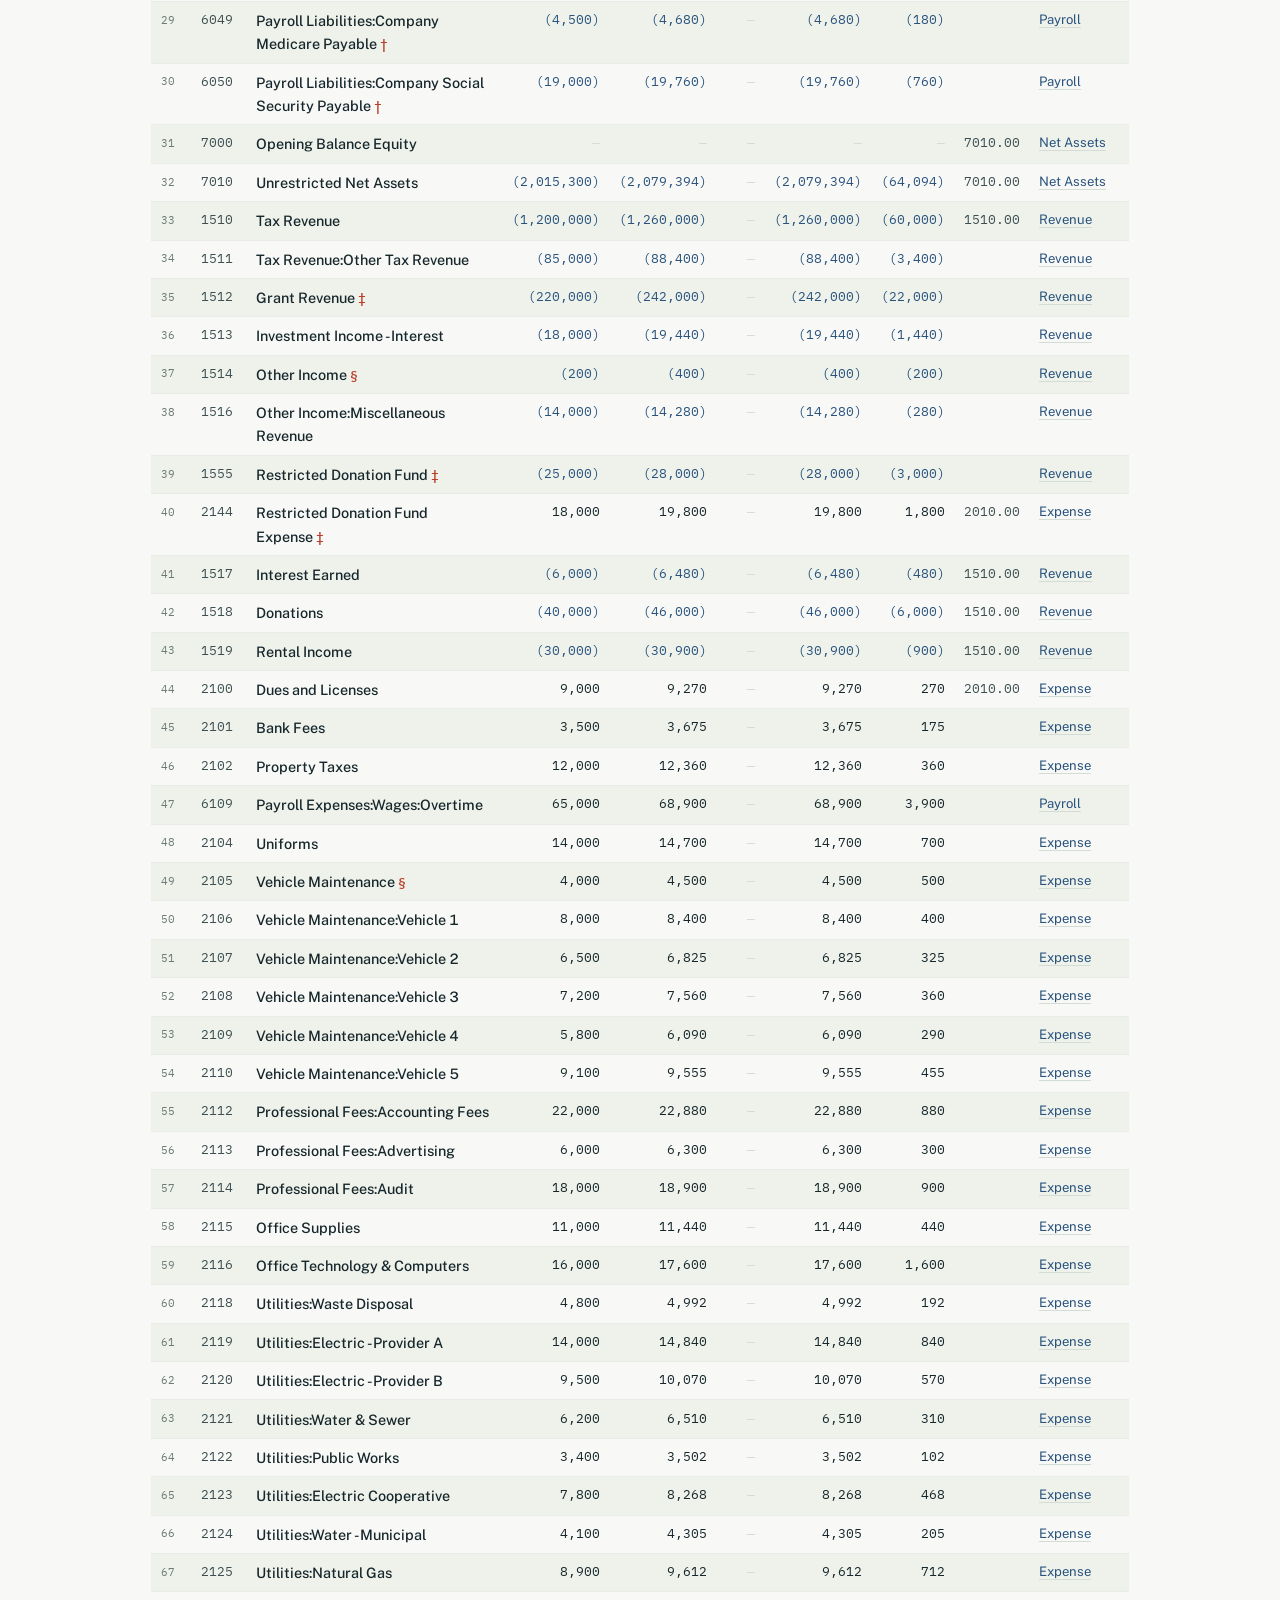
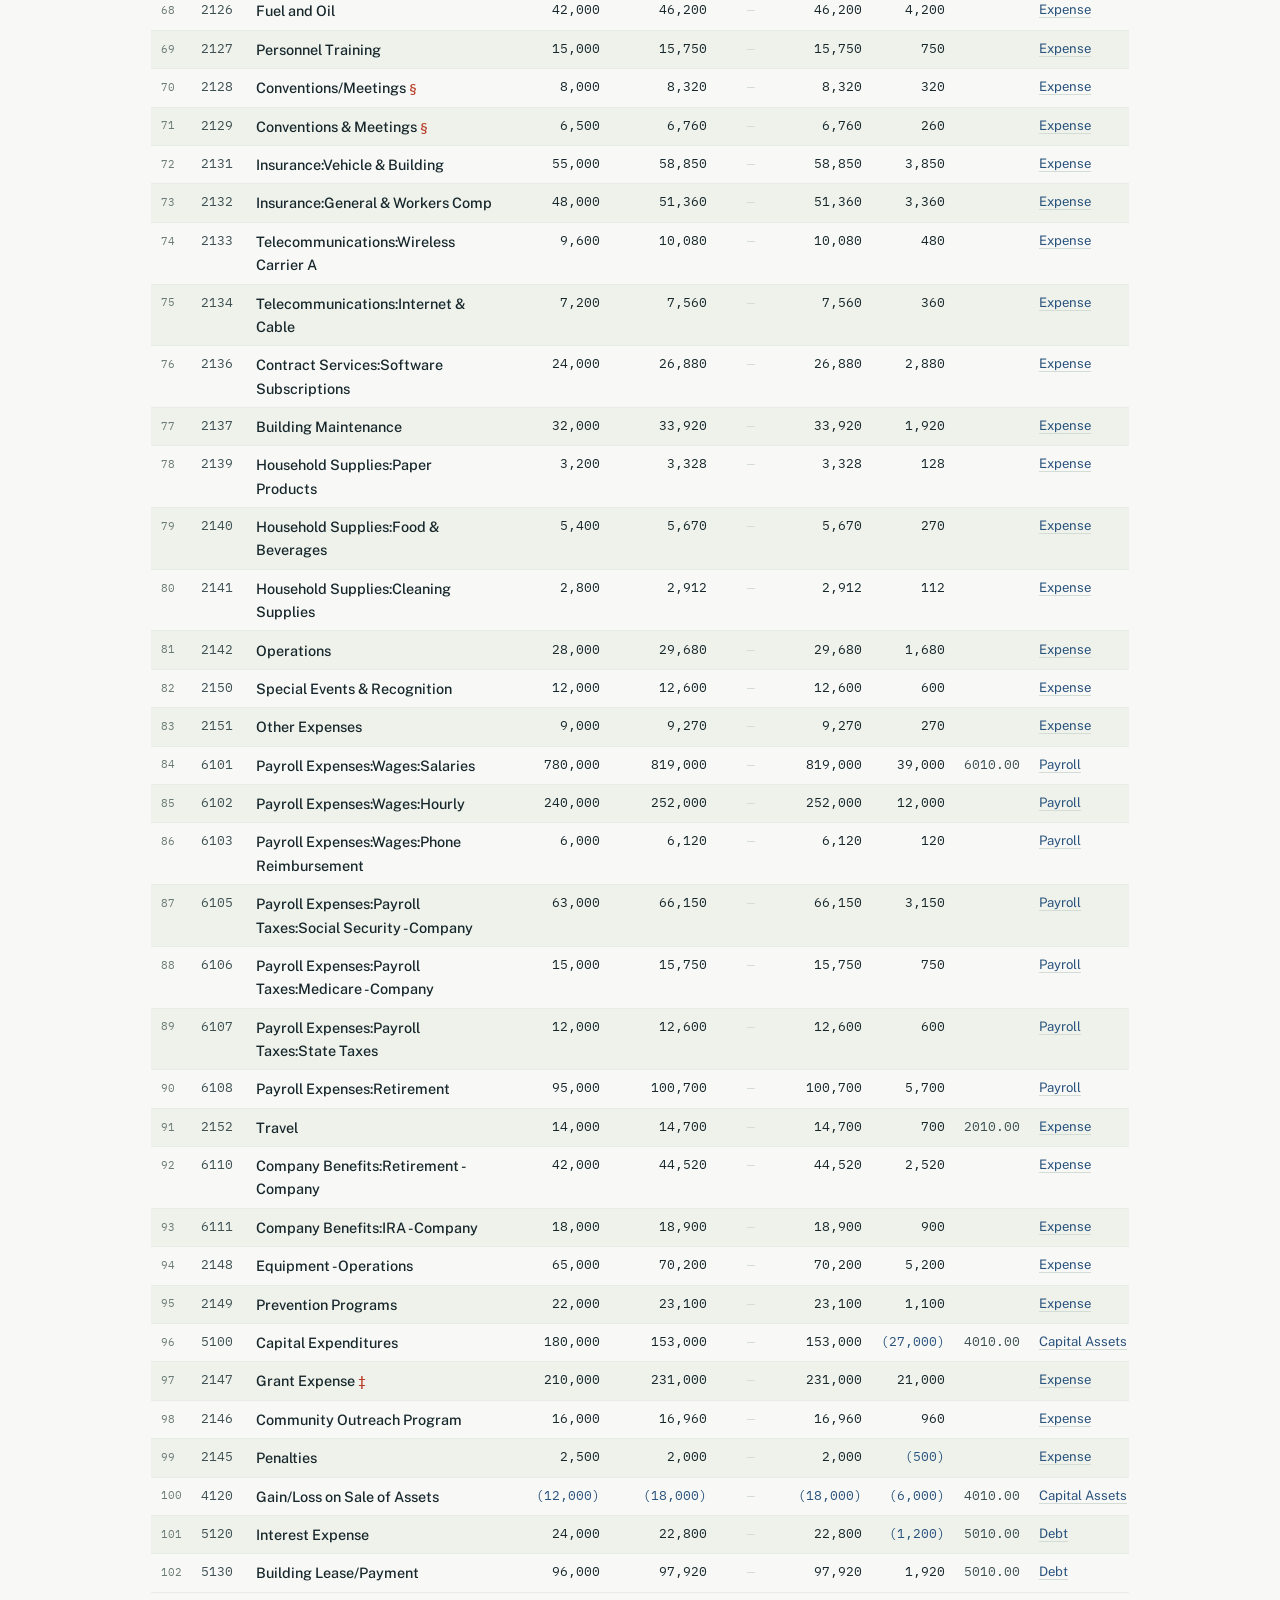
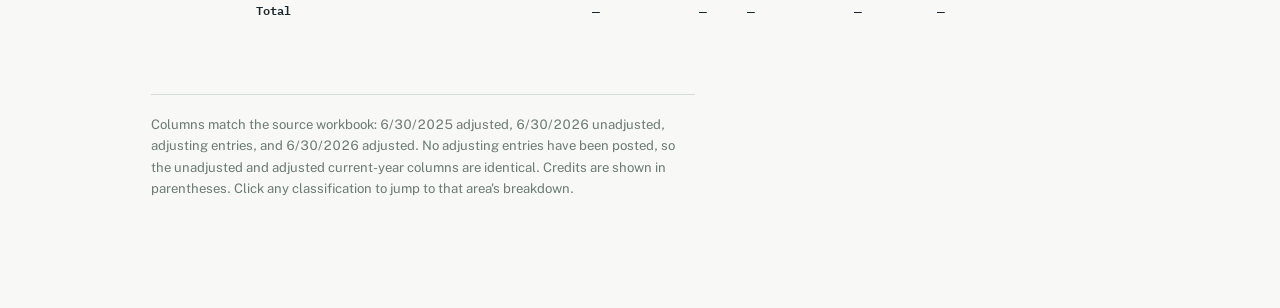
<file: trial-balance.html>
<!DOCTYPE html>
<html lang="en">
<head>
<meta charset="utf-8">
<meta name="viewport" content="width=device-width, initial-scale=1">
<title>Full Trial Balance — New Staff Audit Training</title>
<meta name="description" content="The complete trial balance for the year ended 6/30/2026.">
<link rel="preconnect" href="https://fonts.googleapis.com">
<link rel="preconnect" href="https://fonts.gstatic.com" crossorigin>
<link href="https://fonts.googleapis.com/css2?family=Fraunces:ital,opsz,wght@0,9..144,400..700;1,9..144,400..600&family=IBM+Plex+Mono:wght@400;500;600&family=Public+Sans:wght@400;500;600;700&display=swap" rel="stylesheet">
<link rel="stylesheet" href="styles.css">
</head>
<body>
<a class="skip-link" href="#tb">Skip to the trial balance</a>

<div class="shell">

  <nav class="topnav" aria-label="Sections">
    <a class="nbtn" href="index.html">Breakdown</a>
    <a class="nbtn on" href="trial-balance.html">Full trial balance</a>
    <a class="nbtn" href="quiz.html">Quiz</a>
  </nav>

  <header class="sheet-head">
    <div>
      <h1 class="entity">Trial<br>balance</h1>
      <p class="period">Training &middot; Year ended 6/30/2026</p>
    </div>
    <div class="index-box">
      <span class="ref">TB</span>
      <span class="by">Rows <b>10&ndash;102</b></span>
      <span class="by">Acct <b id="acctcount">&mdash;</b></span>
    </div>
  </header>

  <p class="lede">
    The complete trial balance, in workbook order. Columns match the source file, and the
    row numbers match the spreadsheet.
  </p>

  <dl class="foots" id="foots"></dl>

  <section id="tb">
    <div class="controls-bar">
      <div class="viewswitch" role="group" aria-label="Order">
        <button class="vbtn on" data-order="tb">Workbook order</button>
        <button class="vbtn" data-order="cls">Grouped by area</button>
      </div>
      <div class="searchbox">
        <input type="search" id="q" placeholder="Filter by account name, number, or row"
               autocomplete="off" aria-label="Filter accounts">
        <span class="hits" id="hits"></span>
      </div>
    </div>

    <div id="sheet"></div>
  </section>

  <p class="foot-note">
    Columns match the source workbook: 6/30/2025 adjusted, 6/30/2026 unadjusted, adjusting
    entries, and 6/30/2026 adjusted. No adjusting entries have been posted, so the
    unadjusted and adjusted current-year columns are identical. Credits are shown in
    parentheses. Click any classification to jump to that area's breakdown.
  </p>

</div>

<script src="tb-data.js"></script>
<script>
(function () {
  "use strict";

  var order = "tb";
  var query = "";

  var money = function (n) {
    if (!n) return "\u2014";
    var s = Math.abs(n).toLocaleString("en-US");
    return n < 0 ? "(" + s + ")" : s;
  };

  var esc = function (s) {
    return String(s).replace(/[&<>"]/g, function (c) {
      return { "&": "&amp;", "<": "&lt;", ">": "&gt;", '"': "&quot;" }[c];
    });
  };

  function slug(s) {
    return s.toLowerCase().replace(/[^a-z0-9]+/g, "-").replace(/^-|-$/g, "");
  }

  document.getElementById("acctcount").textContent = ACCOUNTS.length;

  var sum = function (list, f) {
    return list.reduce(function (s, a) { return s + a[f]; }, 0);
  };

  document.getElementById("foots").innerHTML = [
    ["Accounts", ACCOUNTS.length, "in the trial balance"],
    ["Total debits", money(sum(ACCOUNTS.filter(function (a) { return a.cy > 0; }), "cy")), "6/30/2026 adjusted"],
    ["Total credits", money(-sum(ACCOUNTS.filter(function (a) { return a.cy < 0; }), "cy")), "6/30/2026 adjusted"],
    ["Foots to", sum(ACCOUNTS, "cy") === 0 ? "0" : money(sum(ACCOUNTS, "cy")), "in balance"]
  ].map(function (r) {
    return "<div><dt>" + r[0] + "</dt><dd>" + r[1] + "<small>" + r[2] + "</small></dd></div>";
  }).join("");

  function matches(a) {
    if (!query) return true;
    var q = query.toLowerCase();
    return a.name.toLowerCase().indexOf(q) > -1 ||
           String(a.acct).indexOf(q) > -1 ||
           String(a.row).indexOf(q) > -1 ||
           a.cls.toLowerCase().indexOf(q) > -1 ||
           (a.lead || "").indexOf(q) > -1;
  }

  // Header mirrors the workbook: a period row above, a label row below.
  function thead() {
    return "<thead>" +
      '<tr class="tier">' +
        '<th colspan="3"></th>' +
        '<th class="n">6/30/2025</th>' +
        '<th class="n">6/30/2026</th>' +
        '<th class="n"></th>' +
        '<th class="n">6/30/2026</th>' +
        '<th class="n"></th>' +
        "<th></th><th></th>" +
      "</tr><tr>" +
        "<th>Row</th><th>Acct#</th><th>Account</th>" +
        '<th class="n">Adjusted</th><th class="n">Unadjusted</th>' +
        '<th class="n">AJEs</th><th class="n">Adjusted</th>' +
        '<th class="n">Change</th><th>Lead</th><th>Classification</th>' +
      "</tr></thead>";
  }

  function cell(n) {
    return '<td class="num' + (n < 0 ? " neg" : !n ? " zero" : "") + '">' + money(n) + "</td>";
  }

  function row(a, i) {
    var marks = a.ticks.map(function (k) {
      return '<span class="tick" title="' + esc(TICKS[k].label) + '">' + TICKS[k].mark + "</span>";
    }).join("");
    return '<tr id="r' + a.row + '" class="acct' + (i % 2 === 1 ? " bar" : "") + '">' +
      '<td class="rw">' + a.row + "</td>" +
      '<td class="no">' + a.acct + "</td>" +
      '<td class="nm">' + esc(a.name) + marks + "</td>" +
      cell(a.py) + cell(a.un) + cell(a.aje) + cell(a.cy) + cell(a.cy - a.py) +
      '<td class="no">' + (a.lead ? esc(a.lead) : "") + "</td>" +
      '<td class="cl"><a href="index.html#' + slug(a.cls) + '">' + esc(a.cls) + "</a></td>" +
      "</tr>";
  }

  function totals(list, label) {
    return "<tr class=\"tot\"><td></td><td></td><td>" + label + "</td>" +
      '<td class="num">' + money(sum(list, "py")) + "</td>" +
      '<td class="num">' + money(sum(list, "un")) + "</td>" +
      '<td class="num">' + money(sum(list, "aje")) + "</td>" +
      '<td class="num">' + money(sum(list, "cy")) + "</td>" +
      '<td class="num">' + money(sum(list, "cy") - sum(list, "py")) + "</td>" +
      "<td></td><td></td></tr>";
  }

  function render() {
    var list = ACCOUNTS.filter(matches);
    var box = document.getElementById("sheet");

    if (!list.length) {
      box.innerHTML = '<p class="empty">No account matches &ldquo;' + esc(query) +
        "&rdquo;. Try an account number, part of a name, or a workbook row number.</p>";
      document.getElementById("hits").textContent = "0 accounts";
      return;
    }

    var body = "";
    if (order === "cls") {
      var n = 0;
      CATEGORIES.forEach(function (c) {
        var g = list.filter(function (a) { return a.cls === c.key; });
        if (!g.length) return;
        body += '<tr class="grp"><td colspan="10">' + esc(c.name) +
                '<span class="grp-ref">' + esc(c.lead) + "</span></td></tr>";
        body += g.map(function (a) { return row(a, n++); }).join("");
        body += totals(g, "Total \u2014 " + c.name);
      });
    } else {
      body = list.map(row).join("");
    }

    box.innerHTML = '<div class="ledger-wrap"><table class="ledger tbfull">' + thead() +
      "<tbody>" + body + "</tbody>" +
      "<tfoot>" + totals(list, query ? "Total \u2014 filtered" : "Total") + "</tfoot>" +
      "</table></div>";

    document.getElementById("hits").textContent =
      query ? list.length + (list.length === 1 ? " account" : " accounts") : "";

    // A row linked from the breakdown page should be findable on arrival.
    if (location.hash && /^#r\d+$/.test(location.hash)) {
      var t = document.getElementById(location.hash.slice(1));
      if (t) { t.classList.add("flash"); t.scrollIntoView({ block: "center" }); }
    }
  }

  Array.prototype.forEach.call(document.querySelectorAll(".vbtn"), function (b) {
    b.addEventListener("click", function () {
      Array.prototype.forEach.call(document.querySelectorAll(".vbtn"), function (x) {
        x.classList.remove("on");
      });
      b.classList.add("on");
      order = b.getAttribute("data-order");
      render();
    });
  });

  var qEl = document.getElementById("q");
  var timer;
  qEl.addEventListener("input", function () {
    clearTimeout(timer);
    timer = setTimeout(function () {
      query = qEl.value.trim();
      render();
    }, 120);
  });

  render();
})();
</script>
</body>
</html>
</file>
<file: styles.css>
/* ---------------------------------------------------------------
   Audit Training — visual system
   Derived from the physical workpaper: green-bar ledger paper,
   red-pencil tickmarks, blue-pen signoffs, boxed index references.
   --------------------------------------------------------------- */

:root {
  --ink:        #16262B;
  --ink-soft:   #3D4F52;
  --muted:      #6B7A76;
  --paper:      #F8F9F6;
  --paper-lift: #FFFFFF;
  --greenbar:   #EEF2EB;
  --rule:       #D4DCD6;
  --rule-soft:  #E7ECE6;
  --pencil:     #B93F2A;
  --signoff:    #29527D;

  --display: "Fraunces", Georgia, serif;
  --body: "Public Sans", -apple-system, BlinkMacSystemFont, "Segoe UI", sans-serif;
  --mono: "IBM Plex Mono", ui-monospace, "SF Mono", Menlo, monospace;

  --measure: 68ch;
  --gutter: clamp(1.1rem, 4vw, 3.5rem);
}

*, *::before, *::after { box-sizing: border-box; }

html { -webkit-text-size-adjust: 100%; }

body {
  margin: 0;
  background: var(--paper);
  color: var(--ink);
  font-family: var(--body);
  font-size: 17px;
  line-height: 1.62;
  font-variant-numeric: tabular-nums;
}

/* The ledger texture now lives only where it belongs — in the account
   tables. A page-wide ruling competed with the type at every size. */

.shell {
  position: relative;
  z-index: 1;
  max-width: 1080px;
  margin: 0 auto;
  padding: 0 var(--gutter) 6rem;
}

a { color: var(--signoff); text-decoration-thickness: 1px; text-underline-offset: 2px; }
a:hover { color: var(--pencil); }

:focus-visible {
  outline: 2px solid var(--pencil);
  outline-offset: 3px;
}

/* ---------------- Workpaper header ---------------- */

.sheet-head {
  display: flex;
  justify-content: space-between;
  align-items: flex-start;
  gap: 2rem;
  padding: 3.2rem 0 1.4rem;
  border-bottom: 2px solid var(--ink);
}

.sheet-head .entity {
  font-family: var(--display);
  font-optical-sizing: auto;
  font-weight: 600;
  font-size: clamp(2.1rem, 6vw, 3.4rem);
  line-height: 1.02;
  letter-spacing: -0.021em;
  margin: 0;
}

.sheet-head .period {
  font-family: var(--mono);
  font-size: 0.76rem;
  letter-spacing: 0.14em;
  text-transform: uppercase;
  color: var(--muted);
  margin: 0.55rem 0 0;
}

/* The signature element: a boxed workpaper index reference,
   exactly where it sits on a real schedule. */
.index-box {
  flex: none;
  border: 1.5px solid var(--ink);
  min-width: 116px;
  font-family: var(--mono);
  background: var(--paper-lift);
}
.index-box .ref {
  display: block;
  padding: 0.5rem 0.7rem 0.42rem;
  font-size: 1.02rem;
  font-weight: 600;
  letter-spacing: 0.03em;
  text-align: center;
  border-bottom: 1px solid var(--ink);
}
.index-box .by {
  display: flex;
  justify-content: space-between;
  gap: 0.6rem;
  padding: 0.3rem 0.55rem;
  font-size: 0.62rem;
  letter-spacing: 0.06em;
  text-transform: uppercase;
  color: var(--muted);
}
.index-box .by b {
  color: var(--signoff);
  font-weight: 600;
}
.index-box .ref.none {
  color: var(--pencil);
  font-size: 0.8rem;
  letter-spacing: 0.1em;
}

/* ---------------- Type ---------------- */

.lede {
  font-size: clamp(1.08rem, 2.4vw, 1.3rem);
  line-height: 1.55;
  max-width: var(--measure);
  margin: 2.2rem 0 1.4rem;
  color: var(--ink-soft);
}

.prose { max-width: var(--measure); }
.prose p { margin: 0 0 1.05rem; }

.eyebrow {
  font-family: var(--mono);
  font-size: 0.68rem;
  letter-spacing: 0.19em;
  text-transform: uppercase;
  color: var(--pencil);
  margin: 0 0 0.5rem;
}

h2.section-title {
  font-family: var(--display);
  font-weight: 600;
  font-size: clamp(1.5rem, 3.6vw, 2.1rem);
  letter-spacing: -0.014em;
  line-height: 1.1;
  margin: 0;
}

h3.sub {
  font-family: var(--body);
  font-size: 0.72rem;
  font-weight: 700;
  letter-spacing: 0.15em;
  text-transform: uppercase;
  color: var(--muted);
  margin: 1.7rem 0 0.5rem;
}

/* ---------------- Foot summary ---------------- */

.foots {
  display: grid;
  grid-template-columns: repeat(auto-fit, minmax(150px, 1fr));
  gap: 0;
  border: 1px solid var(--rule);
  background: var(--paper-lift);
  margin: 2.4rem 0 3rem;
}
.foots div {
  padding: 1rem 1.15rem;
  border-right: 1px solid var(--rule-soft);
}
.foots div:last-child { border-right: 0; }
.foots dt {
  font-family: var(--mono);
  font-size: 0.63rem;
  letter-spacing: 0.13em;
  text-transform: uppercase;
  color: var(--muted);
  margin: 0 0 0.3rem;
}
.foots dd {
  margin: 0;
  font-family: var(--display);
  font-size: 1.65rem;
  font-weight: 600;
  line-height: 1;
  letter-spacing: -0.02em;
}
.foots dd small {
  font-family: var(--body);
  font-size: 0.74rem;
  font-weight: 400;
  letter-spacing: 0;
  color: var(--muted);
  display: block;
  margin-top: 0.3rem;
}

/* ---------------- Tickmark legend ---------------- */

.legend {
  border-top: 1px solid var(--ink);
  border-bottom: 1px solid var(--ink);
  padding: 1.5rem 0 1.7rem;
  margin: 3rem 0;
}
.legend ul {
  list-style: none;
  padding: 0;
  margin: 1rem 0 0;
  display: grid;
  gap: 0.95rem;
}
.legend li {
  display: grid;
  grid-template-columns: 2rem 1fr;
  gap: 0.7rem;
  align-items: baseline;
  max-width: var(--measure);
}
.legend .mk {
  font-family: var(--mono);
  color: var(--pencil);
  font-size: 1.3rem;
  font-weight: 600;
  text-align: center;
  line-height: 1;
}
.legend b { display: block; font-size: 0.95rem; }
.legend span.d {
  display: block;
  font-size: 0.88rem;
  color: var(--muted);
  line-height: 1.5;
}

/* ---------------- Contents ---------------- */

.toc {
  display: grid;
  grid-template-columns: repeat(auto-fill, minmax(215px, 1fr));
  gap: 1px;
  background: var(--rule);
  border: 1px solid var(--rule);
  margin: 1.2rem 0 3.5rem;
}
.toc a {
  display: flex;
  justify-content: space-between;
  align-items: baseline;
  gap: 0.7rem;
  padding: 0.8rem 0.95rem;
  background: var(--paper-lift);
  text-decoration: none;
  color: var(--ink);
  transition: background 0.15s ease;
}
.toc a:hover { background: var(--greenbar); color: var(--ink); }
.toc .nm { font-weight: 600; font-size: 0.94rem; }
.toc .rf {
  font-family: var(--mono);
  font-size: 0.74rem;
  color: var(--muted);
  flex: none;
}
.toc .rf.none { color: var(--pencil); }

/* ---------------- Lead schedule ---------------- */

.lead {
  margin: 0 0 4.5rem;
  scroll-margin-top: 1.5rem;
}

.lead-head {
  display: flex;
  justify-content: space-between;
  align-items: flex-start;
  gap: 1.6rem;
  border-bottom: 1.5px solid var(--ink);
  padding-bottom: 1rem;
  margin-bottom: 1.3rem;
}

.tagline {
  font-family: var(--display);
  font-size: 1.05rem;
  font-style: italic;
  color: var(--ink-soft);
  margin: 0.45rem 0 0;
  max-width: 46ch;
}

.why {
  max-width: var(--measure);
  margin: 0 0 1.4rem;
}
.why p { margin: 0 0 0.9rem; }

.risk {
  border-left: 3px solid var(--pencil);
  padding: 0.15rem 0 0.15rem 1.05rem;
  margin: 0 0 1.5rem;
  max-width: calc(var(--measure) - 2rem);
  font-size: 0.95rem;
  color: var(--ink-soft);
}
.risk b {
  font-family: var(--mono);
  font-size: 0.65rem;
  letter-spacing: 0.15em;
  text-transform: uppercase;
  color: var(--pencil);
  display: block;
  margin-bottom: 0.25rem;
}

ol.testing {
  max-width: var(--measure);
  margin: 0 0 1.9rem;
  padding: 0;
  list-style: none;
  counter-reset: step;
}
ol.testing li {
  counter-increment: step;
  display: grid;
  grid-template-columns: 2.1rem 1fr;
  gap: 0.55rem;
  padding: 0.42rem 0;
  border-bottom: 1px dotted var(--rule);
  font-size: 0.95rem;
}
ol.testing li::before {
  content: counter(step, upper-alpha);
  font-family: var(--mono);
  font-size: 0.78rem;
  color: var(--signoff);
  padding-top: 0.15rem;
}

/* ---------------- Ledger table ---------------- */

.ledger-wrap {
  overflow-x: auto;
  margin: 0 0 0.5rem;
  border-top: 1.5px solid var(--ink);
}

table.ledger {
  width: 100%;
  border-collapse: collapse;
  font-size: 0.9rem;
  min-width: 960px;
}

table.ledger thead th {
  font-family: var(--mono);
  font-size: 0.62rem;
  letter-spacing: 0.11em;
  text-transform: uppercase;
  color: var(--muted);
  font-weight: 500;
  text-align: left;
  padding: 0.5rem 0.6rem 0.45rem;
  background: var(--paper);
  border-bottom: 1.5px solid var(--ink);
  white-space: nowrap;
  position: sticky;
  top: 0;
  z-index: 2;
}
table.ledger thead tr.tier th {
  padding: 0.55rem 0.6rem 0.1rem;
  border-bottom: 0;
  color: var(--ink-soft);
  letter-spacing: 0.09em;
  top: 0;
}
table.ledger thead tr:not(.tier) th { top: 1.7rem; }
table.ledger thead th.n { text-align: right; }

table.ledger tbody tr.bar { background: var(--greenbar); }

table.ledger td {
  padding: 0.44rem 0.6rem;
  vertical-align: top;
  border-bottom: 1px solid var(--rule-soft);
}

table.ledger td.num {
  font-family: var(--mono);
  font-size: 0.82rem;
  text-align: right;
  white-space: nowrap;
}
table.ledger td.no {
  font-family: var(--mono);
  font-size: 0.79rem;
  color: var(--ink-soft);
  white-space: nowrap;
}
table.ledger td.rw {
  font-family: var(--mono);
  font-size: 0.7rem;
  color: var(--muted);
  white-space: nowrap;
  padding-top: 0.55rem;
}
table.ledger td.nm { min-width: 16rem; font-weight: 500; }
table.ledger td.cl { white-space: nowrap; font-size: 0.82rem; }
table.ledger td.cl a { text-decoration: none; border-bottom: 1px solid var(--rule); }
table.ledger td.cl a:hover { border-bottom-color: var(--pencil); }

td.num.neg { color: var(--signoff); }
td.num.zero { color: var(--rule); }

.tick {
  font-family: var(--mono);
  color: var(--pencil);
  font-weight: 600;
  font-size: 0.9em;
  margin-left: 0.22rem;
  cursor: help;
}

tfoot td {
  font-family: var(--mono);
  font-size: 0.8rem;
  font-weight: 600;
  padding: 0.6rem;
  border-top: 1.5px solid var(--ink);
  border-bottom: 0;
  background: var(--paper);
}
tfoot td.num { text-align: right; }

.rowcount {
  font-family: var(--mono);
  font-size: 0.7rem;
  color: var(--muted);
  letter-spacing: 0.06em;
}

/* ---------------- Top navigation ---------------- */

.topnav {
  display: flex;
  gap: 0;
  border-bottom: 1px solid var(--rule);
  padding-top: 1.6rem;
  margin-bottom: -1.2rem;
}
.nbtn {
  font-family: var(--body);
  font-size: 0.82rem;
  font-weight: 600;
  letter-spacing: 0.01em;
  padding: 0.55rem 1rem;
  color: var(--muted);
  text-decoration: none;
  border-bottom: 2px solid transparent;
  margin-bottom: -1px;
  transition: color 0.14s ease, border-color 0.14s ease;
}
.nbtn:first-child { padding-left: 0; }
.nbtn:hover { color: var(--ink); }
.nbtn.on {
  color: var(--ink);
  border-bottom-color: var(--pencil);
}

/* ---------------- Account entries (breakdown page) ---------------- */

.aclist {
  border-top: 1.5px solid var(--ink);
  border-bottom: 1.5px solid var(--ink);
}

.ac {
  padding: 0.9rem 0.85rem 1rem;
  border-bottom: 1px solid var(--rule);
}
.ac:last-child { border-bottom: 0; }
.ac.bar { background: var(--greenbar); }

.ac-head {
  display: flex;
  align-items: baseline;
  gap: 0.7rem;
  margin-bottom: 0.4rem;
  flex-wrap: wrap;
}
.ac-no {
  font-family: var(--mono);
  font-size: 0.76rem;
  color: var(--signoff);
  font-weight: 600;
  flex: none;
}
.ac-nm {
  font-family: var(--body);
  font-size: 0.99rem;
  font-weight: 600;
  line-height: 1.3;
  margin: 0;
  flex: 1;
  min-width: 12rem;
}
.ac-row {
  font-family: var(--mono);
  font-size: 0.66rem;
  letter-spacing: 0.09em;
  text-transform: uppercase;
  color: var(--muted);
  text-decoration: none;
  border-bottom: 1px solid var(--rule);
  flex: none;
  white-space: nowrap;
}
.ac-row:hover { color: var(--pencil); border-bottom-color: var(--pencil); }

.ac-why {
  margin: 0;
  font-size: 0.895rem;
  line-height: 1.58;
  color: var(--ink-soft);
  max-width: 84ch;
}
.ac-risk {
  margin: 0.55rem 0 0;
  font-size: 0.85rem;
  line-height: 1.52;
  color: var(--ink-soft);
  max-width: 84ch;
  border-left: 2px solid var(--pencil);
  padding-left: 0.75rem;
}
.ac-risk b {
  font-family: var(--mono);
  font-size: 0.6rem;
  letter-spacing: 0.15em;
  text-transform: uppercase;
  color: var(--pencil);
  display: block;
  margin-bottom: 0.1rem;
  font-weight: 600;
}

/* ---------------- Grouped rows on the trial balance page ---------------- */

tr.grp td {
  font-family: var(--mono);
  font-size: 0.66rem;
  letter-spacing: 0.14em;
  text-transform: uppercase;
  font-weight: 600;
  color: var(--ink);
  background: var(--paper);
  padding: 1.1rem 0.6rem 0.4rem;
  border-bottom: 1px solid var(--ink);
}
tr.grp .grp-ref { color: var(--pencil); margin-left: 0.7rem; letter-spacing: 0.1em; }

tr.tot td {
  font-family: var(--mono);
  font-size: 0.76rem;
  font-weight: 600;
  padding: 0.5rem 0.6rem;
  border-top: 1px solid var(--ink);
  border-bottom: 0;
  background: var(--paper);
}
tr.tot td.num { text-align: right; }

tr.flash td { background: #FBF0C9; transition: background 1.4s ease 0.8s; }

.btn.small { font-size: 0.82rem; padding: 0.5rem 0.95rem; }

/* ---------------- View switch and filter ---------------- */

.controls-bar {
  display: flex;
  justify-content: space-between;
  align-items: center;
  gap: 1.2rem;
  flex-wrap: wrap;
  margin: 0 0 1.4rem;
  padding-bottom: 1rem;
  border-bottom: 1px solid var(--rule);
}

.viewswitch { display: flex; border: 1.5px solid var(--ink); }
.vbtn {
  font: inherit;
  font-size: 0.82rem;
  font-weight: 600;
  padding: 0.5rem 0.95rem;
  background: transparent;
  color: var(--ink);
  border: 0;
  border-right: 1px solid var(--ink);
  cursor: pointer;
  transition: background 0.14s ease, color 0.14s ease;
}
.vbtn:last-child { border-right: 0; }
.vbtn:hover:not(.on) { background: var(--greenbar); }
.vbtn.on { background: var(--ink); color: var(--paper); }

.searchbox { display: flex; align-items: center; gap: 0.7rem; flex: 1; min-width: 240px; justify-content: flex-end; }
.searchbox input {
  font: inherit;
  font-size: 0.86rem;
  padding: 0.5rem 0.75rem;
  border: 1.5px solid var(--rule);
  background: var(--paper-lift);
  color: var(--ink);
  width: 100%;
  max-width: 330px;
}
.searchbox input:focus { border-color: var(--ink); outline: none; }
.hits {
  font-family: var(--mono);
  font-size: 0.7rem;
  color: var(--pencil);
  white-space: nowrap;
}

.empty {
  padding: 2.5rem 0;
  color: var(--muted);
  font-size: 0.95rem;
  border-bottom: 1px solid var(--rule);
}

.legend-intro {
  margin: 0;
  max-width: var(--measure);
  font-size: 0.95rem;
  color: var(--ink-soft);
}

/* ---------------- Buttons / CTA ---------------- */

.btn {
  display: inline-block;
  font-family: var(--body);
  font-size: 0.94rem;
  font-weight: 600;
  letter-spacing: 0.01em;
  padding: 0.72rem 1.4rem;
  border: 1.5px solid var(--ink);
  background: var(--ink);
  color: var(--paper);
  cursor: pointer;
  text-decoration: none;
  transition: background 0.15s ease, color 0.15s ease;
}
.btn:hover { background: var(--pencil); border-color: var(--pencil); color: var(--paper); }
.btn.ghost { background: transparent; color: var(--ink); }
.btn.ghost:hover { background: var(--ink); color: var(--paper); }

.cta {
  border: 1.5px solid var(--ink);
  background: var(--paper-lift);
  padding: 2rem 1.9rem;
  margin: 1rem 0 0;
  display: flex;
  justify-content: space-between;
  align-items: center;
  gap: 2rem;
  flex-wrap: wrap;
}
.cta h2 {
  font-family: var(--display);
  font-weight: 600;
  font-size: 1.5rem;
  margin: 0 0 0.4rem;
  letter-spacing: -0.014em;
}
.cta p { margin: 0; color: var(--muted); font-size: 0.94rem; max-width: 48ch; }

.foot-note {
  margin-top: 4rem;
  padding-top: 1.2rem;
  border-top: 1px solid var(--rule);
  font-size: 0.82rem;
  color: var(--muted);
  max-width: var(--measure);
}

/* ---------------- Quiz ---------------- */

.setup { max-width: var(--measure); }

.opt-grid {
  display: grid;
  gap: 0.7rem;
  margin: 1.2rem 0 0;
}
.choice {
  display: block;
  width: 100%;
  text-align: left;
  font: inherit;
  font-size: 0.95rem;
  padding: 0.85rem 1rem;
  background: var(--paper-lift);
  border: 1.5px solid var(--rule);
  cursor: pointer;
  transition: border-color 0.14s ease, background 0.14s ease;
}
.choice:hover:not(:disabled) { border-color: var(--ink); background: var(--greenbar); }
.choice:disabled { cursor: default; }
.choice .kx {
  font-family: var(--mono);
  font-size: 0.74rem;
  color: var(--muted);
  margin-right: 0.7rem;
}
.choice.right { border-color: #2E6B45; background: #E3EFE5; }
.choice.right .kx { color: #2E6B45; }
.choice.wrong { border-color: var(--pencil); background: #F6E4E0; }
.choice.wrong .kx { color: var(--pencil); }

.progress {
  display: flex;
  justify-content: space-between;
  align-items: baseline;
  font-family: var(--mono);
  font-size: 0.7rem;
  letter-spacing: 0.12em;
  text-transform: uppercase;
  color: var(--muted);
  border-bottom: 1px solid var(--rule);
  padding-bottom: 0.55rem;
  margin-bottom: 1.8rem;
}
.progress .bar {
  flex: 1;
  height: 3px;
  background: var(--rule-soft);
  margin: 0 1.2rem;
  position: relative;
  top: -1px;
}
.progress .bar i {
  display: block;
  height: 100%;
  background: var(--pencil);
  transition: width 0.3s ease;
}

.qcard { max-width: var(--measure); }
.qstem {
  font-family: var(--display);
  font-weight: 600;
  font-size: clamp(1.2rem, 3vw, 1.55rem);
  line-height: 1.28;
  letter-spacing: -0.012em;
  margin: 0 0 0.4rem;
}
.qmeta {
  font-family: var(--mono);
  font-size: 0.78rem;
  color: var(--muted);
  margin: 0 0 1.4rem;
}
.qmeta b { color: var(--signoff); font-weight: 500; }

.verdict {
  margin: 1.5rem 0 0;
  border-left: 3px solid var(--rule);
  padding: 0.1rem 0 0.1rem 1.05rem;
}
.verdict.ok { border-left-color: #2E6B45; }
.verdict.no { border-left-color: var(--pencil); }
.verdict .vh {
  font-family: var(--mono);
  font-size: 0.66rem;
  letter-spacing: 0.15em;
  text-transform: uppercase;
  margin: 0 0 0.35rem;
}
.verdict.ok .vh { color: #2E6B45; }
.verdict.no .vh { color: var(--pencil); }
.verdict p { margin: 0; font-size: 0.95rem; color: var(--ink-soft); }

.score {
  font-family: var(--display);
  font-size: clamp(3.4rem, 13vw, 6rem);
  font-weight: 600;
  line-height: 0.92;
  letter-spacing: -0.03em;
  margin: 0.5rem 0 0.2rem;
}
.score span { color: var(--muted); font-size: 0.42em; }

.missed { margin: 2.5rem 0 0; max-width: var(--measure); }
.missed li {
  list-style: none;
  border-top: 1px solid var(--rule);
  padding: 0.9rem 0;
  font-size: 0.92rem;
}
.missed ul { padding: 0; margin: 0.8rem 0 0; }
.missed .mq { font-weight: 600; display: block; margin-bottom: 0.25rem; }
.missed .ma { color: var(--muted); font-size: 0.87rem; }
.missed .ma b { color: var(--signoff); font-weight: 600; }

.controls { display: flex; gap: 0.8rem; flex-wrap: wrap; margin-top: 2rem; }

.skip-link {
  position: absolute;
  left: -9999px;
}
.skip-link:focus {
  left: var(--gutter);
  top: 0.5rem;
  z-index: 10;
  background: var(--ink);
  color: var(--paper);
  padding: 0.5rem 0.9rem;
}

@media (max-width: 620px) {
  body { font-size: 16px; }
  .sheet-head { flex-direction: column-reverse; align-items: flex-start; gap: 1.2rem; }
  .lead-head { flex-direction: column-reverse; align-items: flex-start; gap: 0.9rem; }
  .cta { flex-direction: column; align-items: flex-start; }
  .foots div { border-right: 0; border-bottom: 1px solid var(--rule-soft); }
}

@media (prefers-reduced-motion: reduce) {
  *, *::before, *::after {
    animation-duration: 0.01ms !important;
    transition-duration: 0.01ms !important;
  }
}

@media print {
  body::before { display: none; }
  .cta, .toc { display: none; }
  .lead { break-inside: avoid; }
}
</file>
